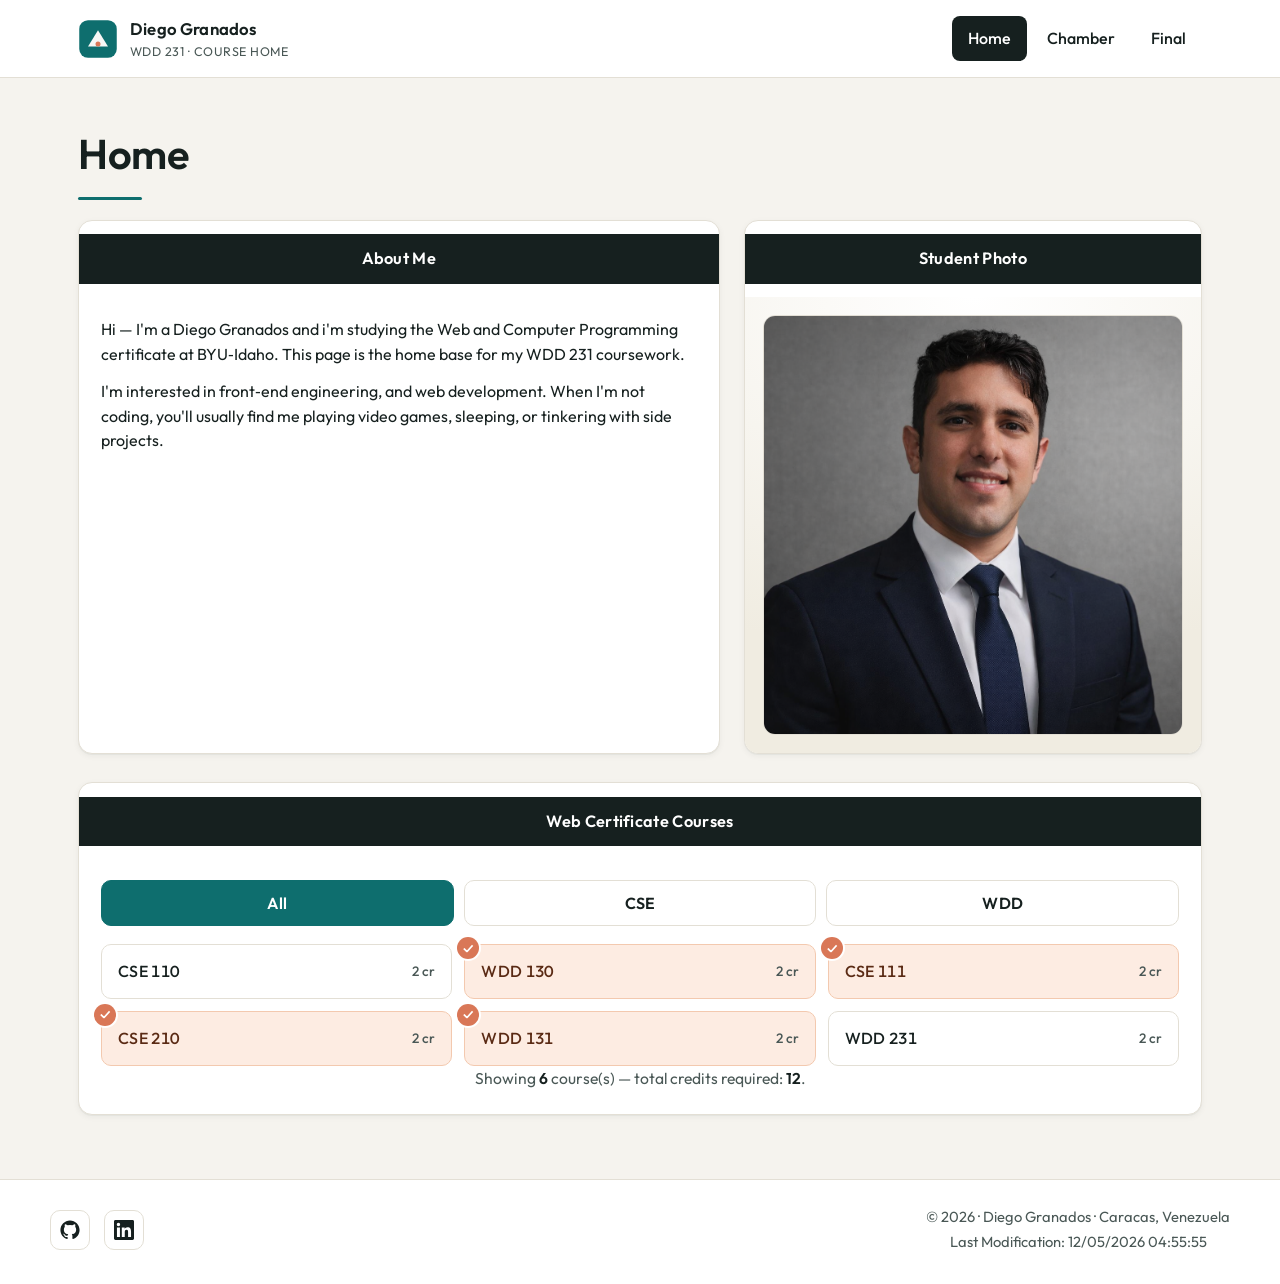
<file: index.html>
<!DOCTYPE html>
<html lang="en">
<head>
    <meta charset="UTF-8">
    <meta name="viewport" content="width=device-width, initial-scale=1.0">
    <title>Home | WDD 231 — Web Frontend Development I</title>
    <meta name="description" content="WDD 231 student home page: about me, course progress for the Web and Computer Programming certificate, and links to my Chamber and Final projects.">
    <meta name="author" content="Diego Granados">
    <meta name="theme-color" content="#0e6e6e">

    <link rel="icon" type="image/svg+xml" href="images/logo.svg">

    <link rel="preconnect" href="https://fonts.googleapis.com">
    <link rel="preconnect" href="https://fonts.gstatic.com" crossorigin>
    <link rel="stylesheet" href="https://fonts.googleapis.com/css2?family=Outfit:wght@300;400;500;600;700&display=swap">

    <link rel="stylesheet" href="styles/normalize.css">
    <link rel="stylesheet" href="styles/small.css">
    <link rel="stylesheet" href="styles/larger.css">
</head>
<body>
    <a class="skip-link" href="#main">Skip to main content</a>

    <header class="site-header">
        <div class="header-inner">
            <a class="brand" href="index.html" aria-label="Home">
                <img class="brand-logo" src="images/logo.svg" alt="" width="40" height="40">
                <span class="brand-name">
                    Diego Granados
                    <small>WDD 231 · Course Home</small>
                </span>
            </a>

            <button class="menu-toggle"
                    type="button"
                    aria-controls="primary-nav"
                    aria-expanded="false"
                    aria-label="Open navigation menu">
                <svg class="bars" width="22" height="22" viewBox="0 0 24 24" aria-hidden="true">
                    <path d="M3 6h18M3 12h18M3 18h18" fill="none" stroke="currentColor" stroke-width="2" stroke-linecap="round"/>
                </svg>
                <svg class="close" width="22" height="22" viewBox="0 0 24 24" aria-hidden="true">
                    <path d="M5 5l14 14M19 5L5 19" fill="none" stroke="currentColor" stroke-width="2" stroke-linecap="round"/>
                </svg>
            </button>

            <nav class="primary-nav" id="primary-nav" aria-label="Primary">
                <ul>
                    <li><a href="index.html" aria-current="page">Home</a></li>
                    <li><a href="chamber/index.html">Chamber</a></li>
                    <li><a href="final/index.html">Final</a></li>
                </ul>
            </nav>
        </div>
    </header>

    <main class="main" id="main">
        <h1 class="page-title">Home</h1>

        <div class="intro-grid">
            <section class="card about-card" aria-labelledby="about-heading">
                <h2 id="about-heading" class="card-head">About Me</h2>
                <div class="card-body">
                    <p>
                        Hi — I'm a Diego Granados and i'm studying the Web and Computer Programming certificate at
                        BYU‑Idaho. This page is the home base for my WDD 231 coursework.
                    </p>
                    <p>
                        I'm interested in front‑end engineering, and web development. When I'm not coding, you'll usually find
                        me playing video games, sleeping, or tinkering with side projects.
                    </p>
                </div>
            </section>

            <section class="card photo-card" aria-labelledby="photo-heading">
                <h2 id="photo-heading" class="card-head">Student Photo</h2>
                <div class="card-body">
                    <div class="photo-frame">
                        <img src="images/student-photo.png"
                             alt="Portrait placeholder for the student"
                             width="600" height="600"
                             loading="lazy" decoding="async">
                    </div>
                </div>
            </section>
        </div>

        <section class="card courses" aria-labelledby="courses-heading">
            <h2 id="courses-heading" class="card-head">Web Certificate Courses</h2>
            <div class="card-body">
                <div class="filter-bar" role="group" aria-label="Filter courses by subject">
                    <button class="filter-btn" type="button" data-filter="all" aria-pressed="true">All</button>
                    <button class="filter-btn" type="button" data-filter="cse" aria-pressed="false">CSE</button>
                    <button class="filter-btn" type="button" data-filter="wdd" aria-pressed="false">WDD</button>
                </div>

                <ul class="course-grid" id="course-list" aria-live="polite"></ul>

                <p class="credits-summary">
                    Showing <strong id="credits-count">0</strong> course(s) — total credits required:
                    <strong id="credits-total">0</strong>.
                </p>
            </div>
        </section>
    </main>

    <footer class="site-footer">
        <div class="footer-inner">
            <ul class="social" aria-label="Social media links">
                <li>
                    <a href="https://github.com/diegogranados-10" target="_blank" rel="noopener noreferrer" aria-label="GitHub profile">
                        <svg viewBox="0 0 24 24" aria-hidden="true"><path d="M12 .5C5.65.5.5 5.65.5 12c0 5.08 3.29 9.39 7.86 10.91.58.11.79-.25.79-.56 0-.28-.01-1.02-.02-2-3.2.69-3.87-1.54-3.87-1.54-.52-1.32-1.27-1.67-1.27-1.67-1.04-.71.08-.7.08-.7 1.15.08 1.76 1.18 1.76 1.18 1.02 1.75 2.69 1.25 3.34.95.1-.74.4-1.25.72-1.54-2.55-.29-5.24-1.28-5.24-5.69 0-1.26.45-2.29 1.18-3.1-.12-.29-.51-1.46.11-3.05 0 0 .97-.31 3.18 1.18a11 11 0 015.79 0c2.21-1.49 3.18-1.18 3.18-1.18.62 1.59.23 2.76.11 3.05.74.81 1.18 1.84 1.18 3.1 0 4.42-2.69 5.39-5.25 5.68.41.36.78 1.06.78 2.14 0 1.55-.01 2.79-.01 3.17 0 .31.21.68.8.56C20.21 21.39 23.5 17.08 23.5 12 23.5 5.65 18.35.5 12 .5z"/></svg>
                    </a>
                </li>
                <li>
                    <a href="https://www.linkedin.com/in/diego-granados-a3b480213/" target="_blank" rel="noopener noreferrer" aria-label="LinkedIn profile">
                        <svg viewBox="0 0 24 24" aria-hidden="true"><path d="M20.45 20.45h-3.55v-5.57c0-1.33-.03-3.04-1.85-3.04-1.85 0-2.13 1.45-2.13 2.94v5.67H9.36V9h3.41v1.56h.05c.47-.9 1.63-1.85 3.36-1.85 3.6 0 4.27 2.37 4.27 5.45v6.29zM5.34 7.43a2.06 2.06 0 11.01-4.13 2.06 2.06 0 01-.01 4.13zm1.78 13.02H3.56V9h3.56v11.45zM22.22 0H1.77C.79 0 0 .77 0 1.72v20.56C0 23.23.79 24 1.77 24h20.45C23.2 24 24 23.23 24 22.28V1.72C24 .77 23.2 0 22.22 0z"/></svg>
                    </a>
                </li>
            </ul>

            <div class="footer-meta">
                <p>&copy; <span id="copyright-year"></span> · Diego Granados · Caracas, Venezuela</p>
                <p id="lastModified">Last Modification:</p>
            </div>
        </div>
    </footer>

    <script type="module" src="scripts/main.js"></script>
</body>
</html>
</file>
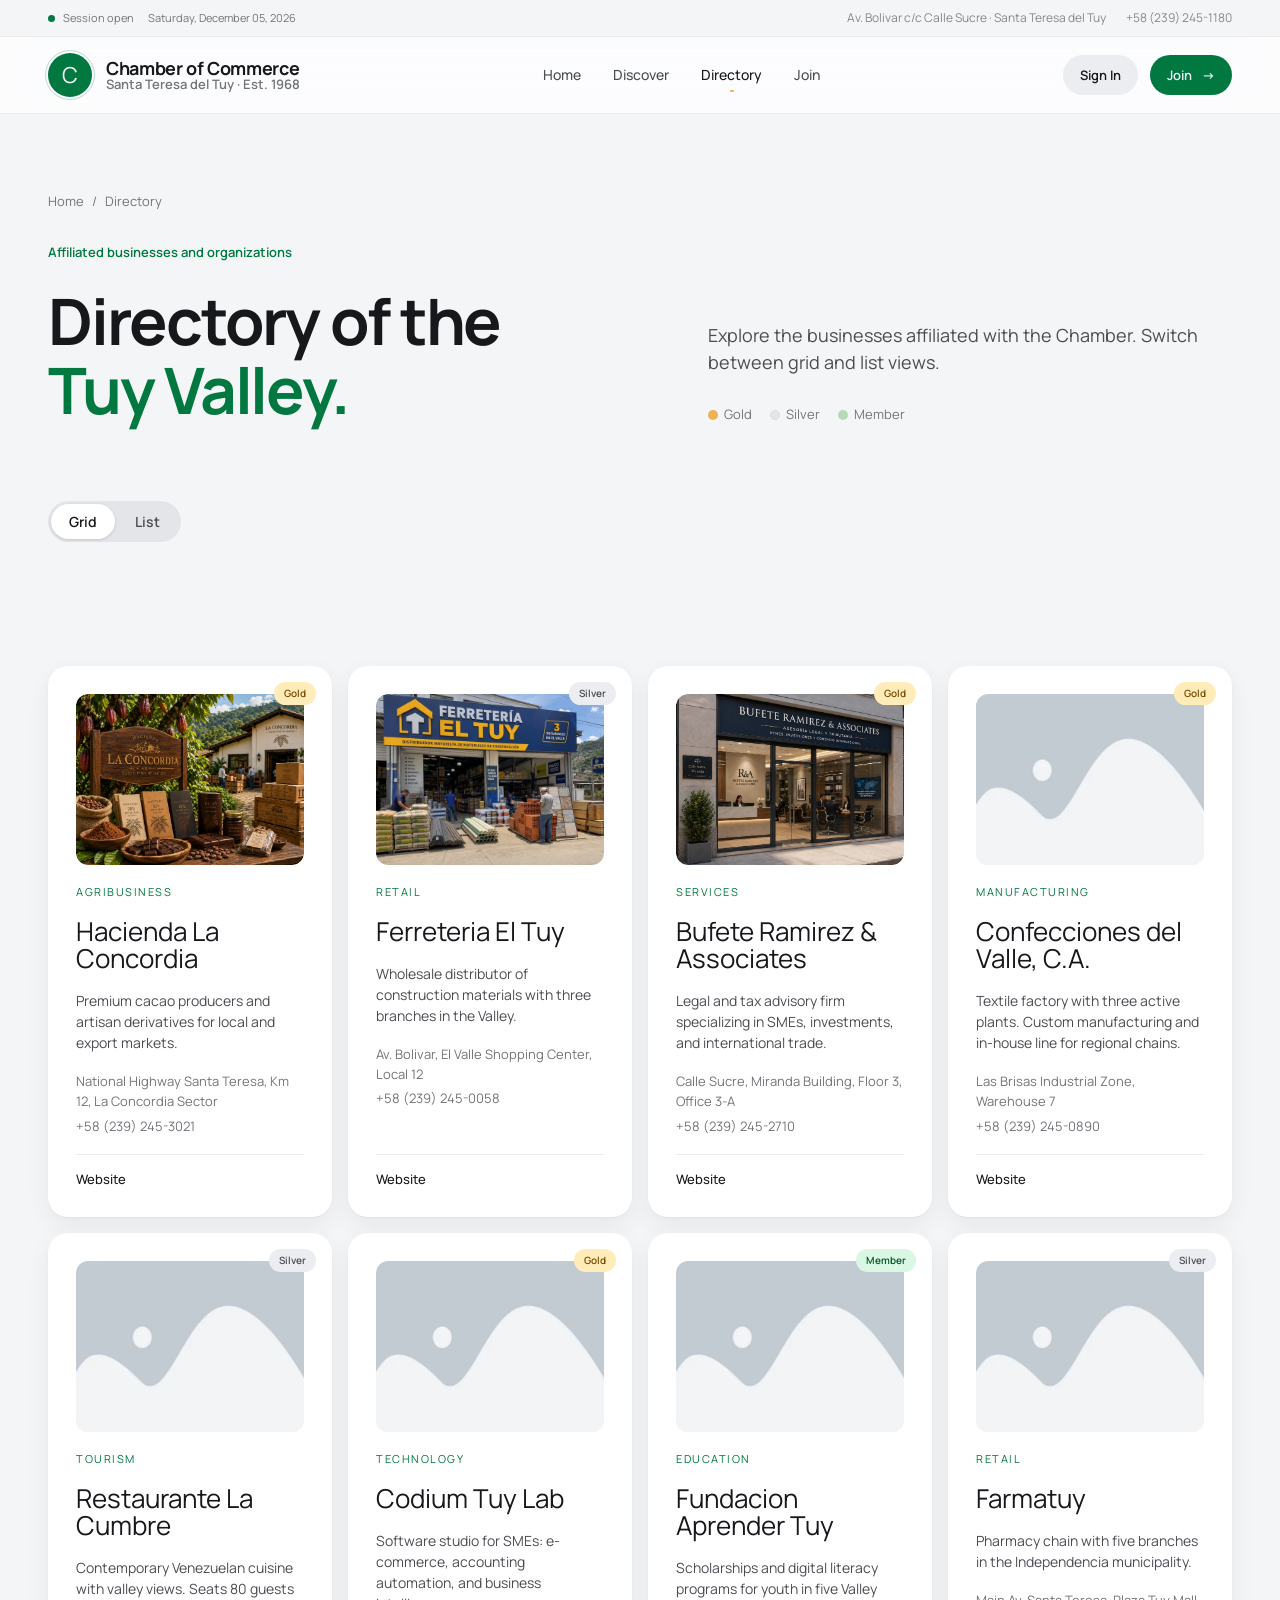
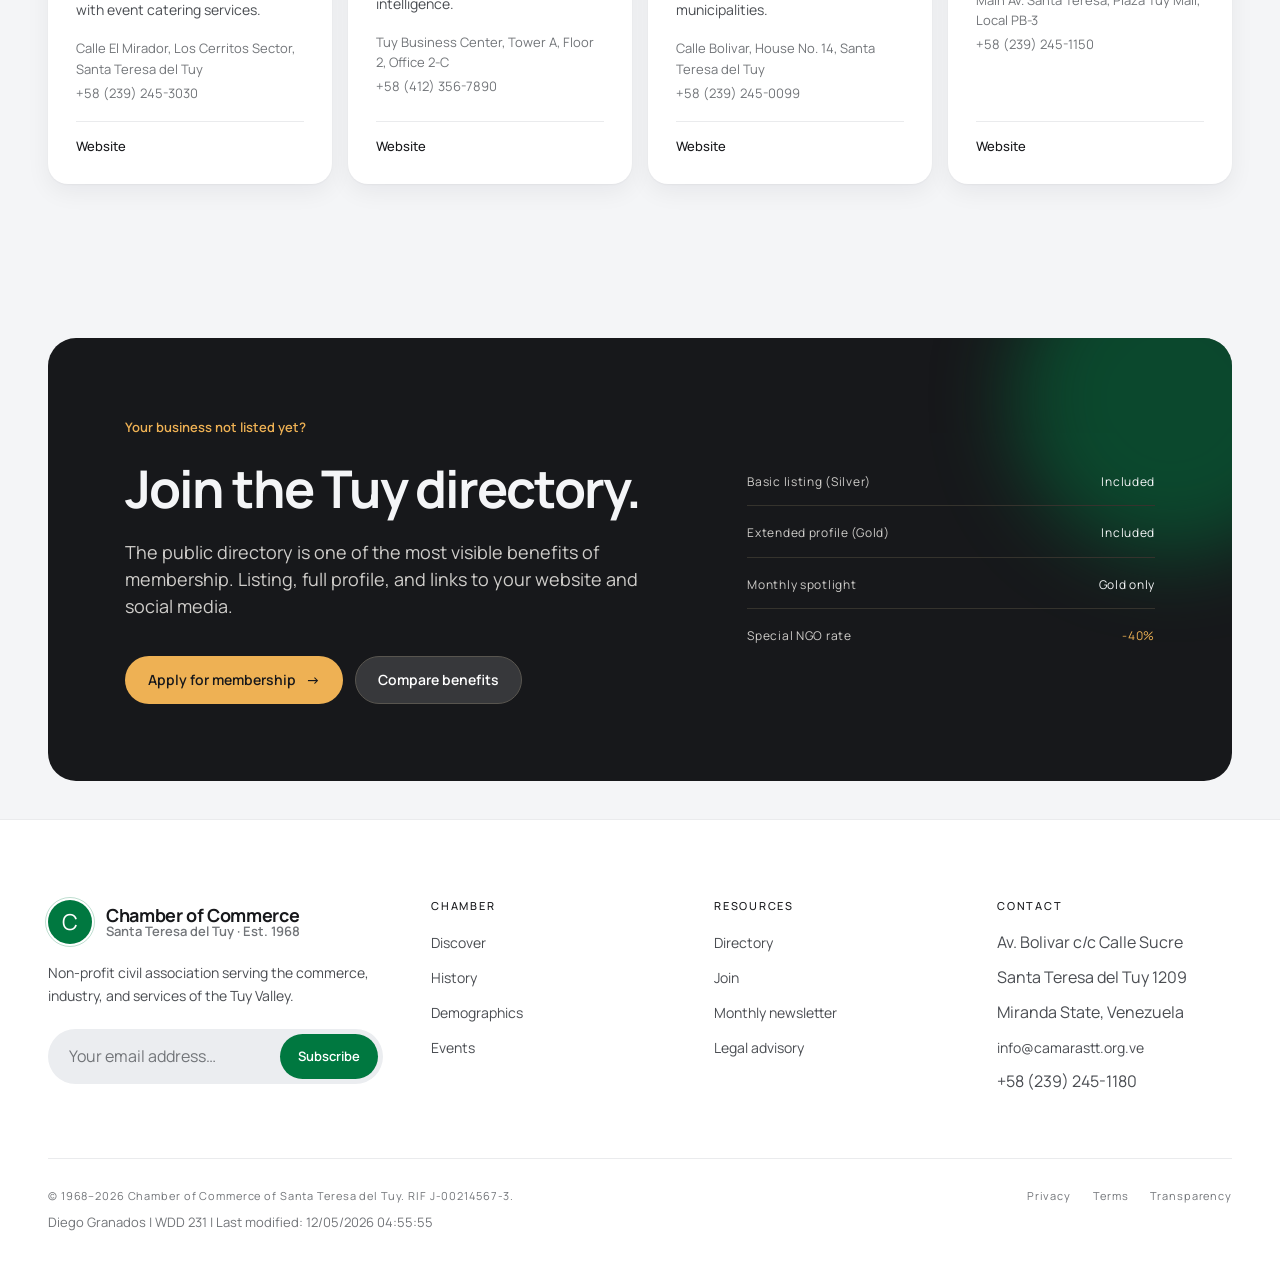
<file: chamber/directory.html>
<!DOCTYPE html>
<html lang="en">
<head>
  <meta charset="UTF-8" />
  <meta name="viewport" content="width=device-width, initial-scale=1.0" />
  <title>Directory — Chamber of Commerce of Santa Teresa del Tuy</title>
  <meta name="description" content="Public directory of businesses and organizations affiliated with the Chamber of Commerce of Santa Teresa del Tuy." />
  <meta name="author" content="Diego Granados" />

  <!-- Open Graph / Facebook -->
  <meta property="og:title" content="Directory — Chamber of Commerce of Santa Teresa del Tuy" />
  <meta property="og:description" content="Public directory of businesses and organizations affiliated with the Chamber of Commerce of Santa Teresa del Tuy." />
  <meta property="og:image" content="https://diegogranados-10.github.io/wdd231/chamber/images/social-directory.webp" />
  <meta property="og:url" content="https://diegogranados-10.github.io/wdd231/chamber/directory.html" />

  <link rel="icon" type="image/svg+xml" href="favicon.svg" />
  <link rel="preconnect" href="https://fonts.googleapis.com">
  <link rel="preconnect" href="https://fonts.gstatic.com" crossorigin>
  <link href="https://fonts.googleapis.com/css2?family=Instrument+Serif:ital@0;1&family=Manrope:wght@300;400;500;600;700;800&family=JetBrains+Mono:wght@400;500&display=swap" rel="stylesheet">
  <link rel="stylesheet" href="styles/normalize.css" />
  <link rel="stylesheet" href="styles/small.css" />
  <link rel="stylesheet" href="styles/larger.css" />
  <script src="scripts/script.js" defer></script>
  <script type="module" src="scripts/directory.js"></script>
</head>
<body>
  <a class="skip-link" href="#main">Skip to content</a>

  <!-- Utility bar -->
  <div class="utility">
    <div class="wrapper">
      <div class="util-left">
        <span><span class="live-dot" aria-hidden="true"></span>Session open</span>
        <span data-live-date>—</span>
      </div>
      <div class="util-right">
        <span>Av. Bolivar c/c Calle Sucre · Santa Teresa del Tuy</span>
        <span>+58 (239) 245-1180</span>
      </div>
    </div>
  </div>

  <!-- Header / Nav -->
  <header class="site-header">
    <div class="wrapper">
      <nav class="nav" aria-label="Main navigation">
        <a class="brand" href="index.html" aria-label="Home">
          <span class="brand-mark" aria-hidden="true">C</span>
          <span class="brand-name">
            <span class="l1">Chamber of Commerce</span>
            <span class="l2">Santa Teresa del Tuy · Est. 1968</span>
          </span>
        </a>
        <ul class="nav-links" id="primary-nav">
          <li><a href="index.html">Home</a></li>
          <li><a href="discover.html">Discover</a></li>
          <li><a href="directory.html" class="active" aria-current="page">Directory</a></li>
          <li><a href="join.html">Join</a></li>
        </ul>
        <div class="nav-cta">
          <a class="cta-button cta-button-ghost cta-button-sm" href="join.html">Sign In</a>
          <a class="cta-button cta-button-primary cta-button-sm" href="join.html#apply">Join <span class="arrow" aria-hidden="true">→</span></a>
          <button class="nav-toggle" aria-controls="primary-nav" aria-expanded="false" aria-label="Open menu"><span class="bars"></span></button>
        </div>
      </nav>
    </div>
  </header>

  <main id="main">

  <!-- Page hero -->
  <section class="page-hero">
    <div class="wrapper">
      <div class="crumb">
        <a href="index.html">Home</a> <span>/</span> <span>Directory</span>
      </div>
      <div class="page-hero-grid">
        <div>
          <span class="eyebrow">Affiliated businesses and organizations</span>
          <h1 class="section-title-mt">Directory of the<br /><em class="italic-green">Tuy Valley.</em></h1>
        </div>
        <div>
          <p class="lede">Explore the businesses affiliated with the Chamber. Switch between grid and list views.</p>
          <div class="hero-legend">
            <span><span class="hero-legend-dot gold"></span>Gold</span>
            <span><span class="hero-legend-dot silver"></span>Silver</span>
            <span><span class="hero-legend-dot np"></span>Member</span>
          </div>
        </div>
      </div>
    </div>
  </section>

  <!-- Toolbar -->
  <section class="section tight" id="toolbar-section">
    <div class="wrapper">
      <div class="directory-toolbar">
        <div class="view-toggle">
          <button id="toggle-grid" type="button" class="active" aria-pressed="true">Grid</button>
          <button id="toggle-list" type="button" aria-pressed="false">List</button>
        </div>
      </div>
    </div>
  </section>

  <!-- Directory grid (populated by JS from members.json) -->
  <section class="section">
    <div class="wrapper">
      <div id="directory-cards" class="dir-grid full" aria-live="polite">
        <p class="text-soft">Loading directory…</p>
      </div>
    </div>
  </section>

  <!-- CTA -->
  <section class="section tight">
    <div class="wrapper">
      <div class="cta-band">
        <div>
          <span class="eyebrow">Your business not listed yet?</span>
          <h2 class="section-title-mt">Join the Tuy directory.</h2>
          <p class="lede section-lede-mt">The public directory is one of the most visible benefits of membership. Listing, full profile, and links to your website and social media.</p>
          <div class="actions section-actions-mt">
            <a class="cta-button cta-button-amber" href="join.html#apply">Apply for membership <span class="arrow" aria-hidden="true">→</span></a>
            <a class="cta-button cta-button-ghost" href="join.html#benefits">Compare benefits</a>
          </div>
        </div>
        <div>
          <ul class="cta-list">
            <li><span>Basic listing (Silver)</span><span class="val">Included</span></li>
            <li><span>Extended profile (Gold)</span><span class="val">Included</span></li>
            <li><span>Monthly spotlight</span><span class="val">Gold only</span></li>
            <li><span>Special NGO rate</span><span class="val-amber">-40%</span></li>
          </ul>
        </div>
      </div>
    </div>
  </section>

  </main>

  <!-- Footer -->
  <footer class="site-footer">
    <div class="wrapper">
      <div class="footer-grid">
        <div class="footer-brand">
          <div class="brand">
            <span class="brand-mark" aria-hidden="true">C</span>
            <span class="brand-name">
              <span class="l1">Chamber of Commerce</span>
              <span class="l2">Santa Teresa del Tuy · Est. 1968</span>
            </span>
          </div>
          <p>Non-profit civil association serving the commerce, industry, and services of the Tuy Valley.</p>
          <form class="newsletter" data-newsletter>
            <input type="email" name="email" autocomplete="email" spellcheck="false" aria-label="Email address" placeholder="Your email address…" required />
            <button type="submit">Subscribe</button>
            <span class="sr-only" role="status" aria-live="polite" data-newsletter-status></span>
          </form>
        </div>
        <div>
          <h3>Chamber</h3>
          <ul>
            <li><a href="discover.html">Discover</a></li>
            <li><a href="discover.html#history">History</a></li>
            <li><a href="discover.html#demographics">Demographics</a></li>
            <li><a href="discover.html#events">Events</a></li>
          </ul>
        </div>
        <div>
          <h3>Resources</h3>
          <ul>
            <li><a href="directory.html">Directory</a></li>
            <li><a href="join.html">Join</a></li>
            <li><a href="#">Monthly newsletter</a></li>
            <li><a href="#">Legal advisory</a></li>
          </ul>
        </div>
        <div>
          <h3>Contact</h3>
          <ul>
            <li>Av. Bolivar c/c Calle Sucre</li>
            <li>Santa Teresa del Tuy 1209</li>
            <li>Miranda State, Venezuela</li>
            <li><a href="mailto:info@camarastt.org.ve">info@camarastt.org.ve</a></li>
            <li>+58 (239) 245-1180</li>
          </ul>
        </div>
      </div>
      <div class="footer-bottom">
        <span>&copy; 1968–<span id="copyright-year"></span> Chamber of Commerce of Santa Teresa del Tuy. RIF J-00214567-3.</span>
        <div class="legal">
          <a href="#">Privacy</a>
          <a href="#">Terms</a>
          <a href="#">Transparency</a>
        </div>
      </div>
      <div class="footer-dev">
        Diego Granados | WDD 231 | Last modified: <span id="last-modified"></span>
      </div>
    </div>
  </footer>

</body>
</html>
</file>
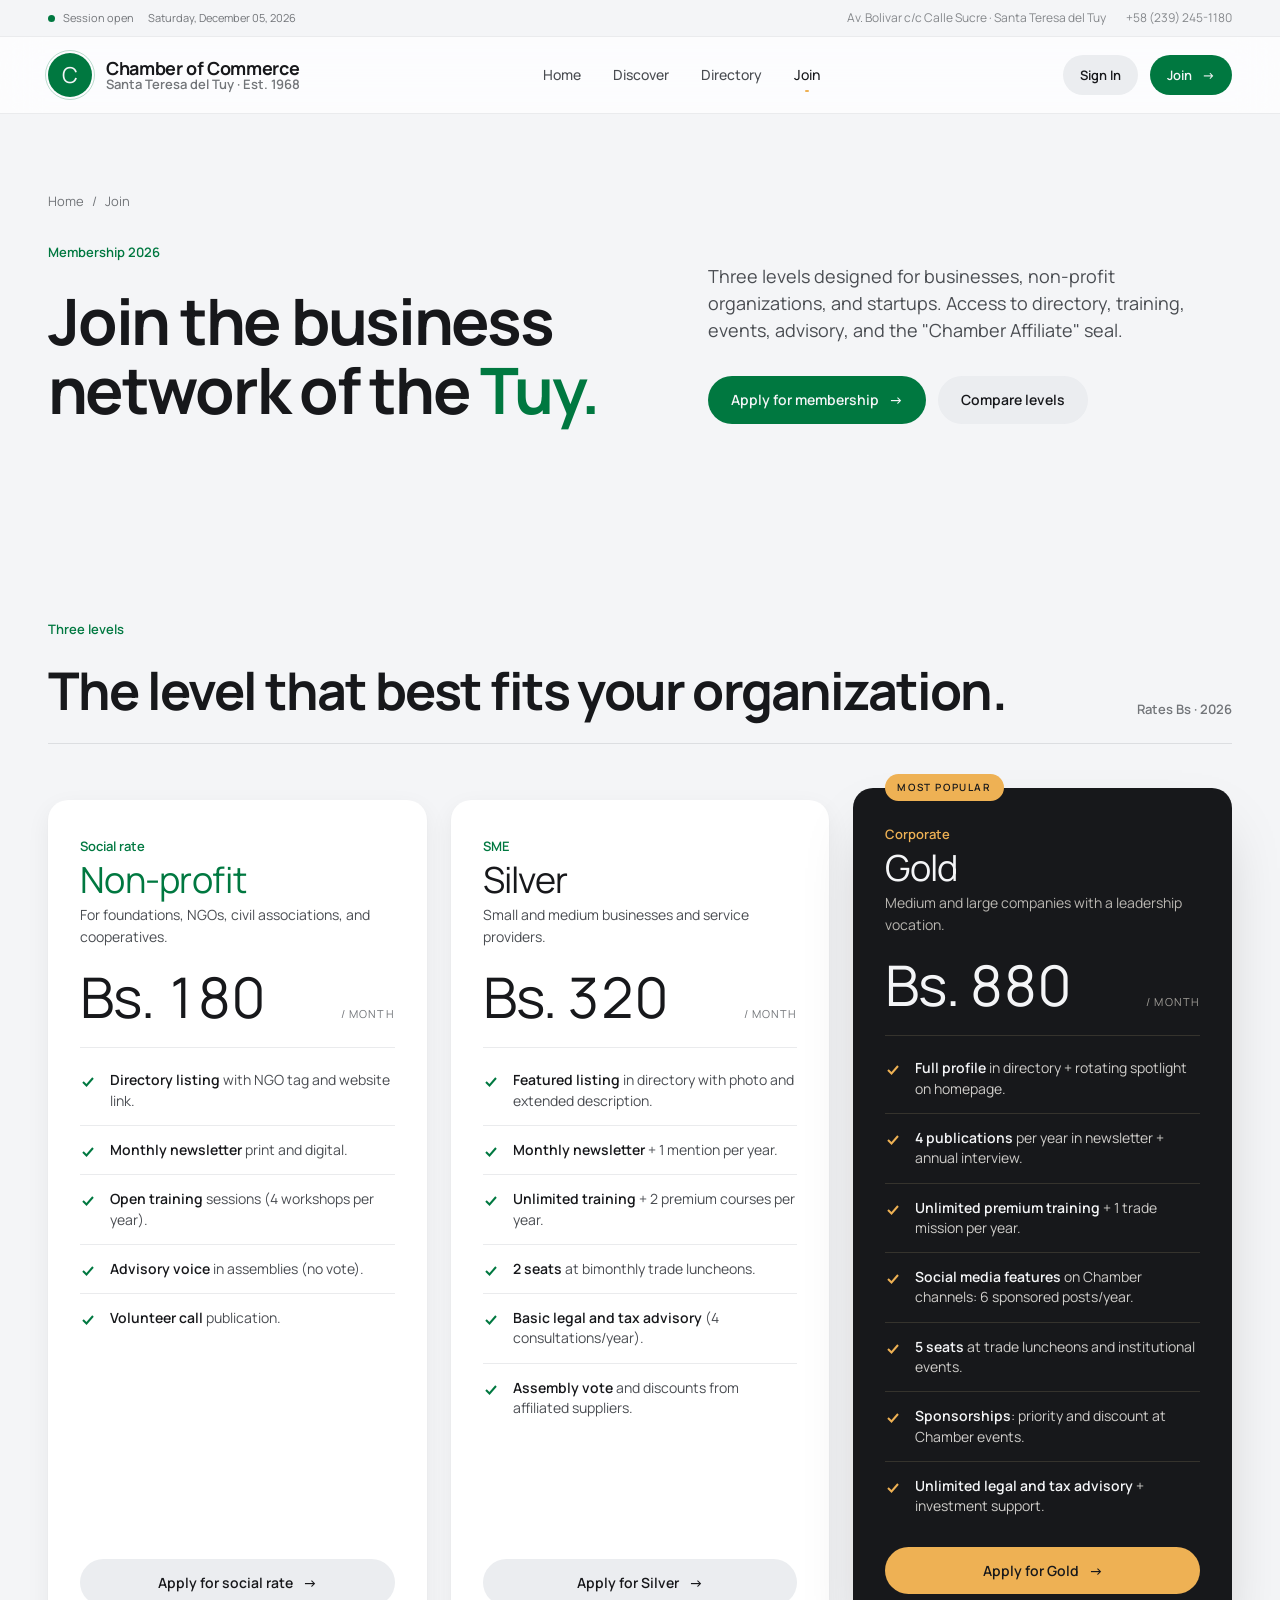
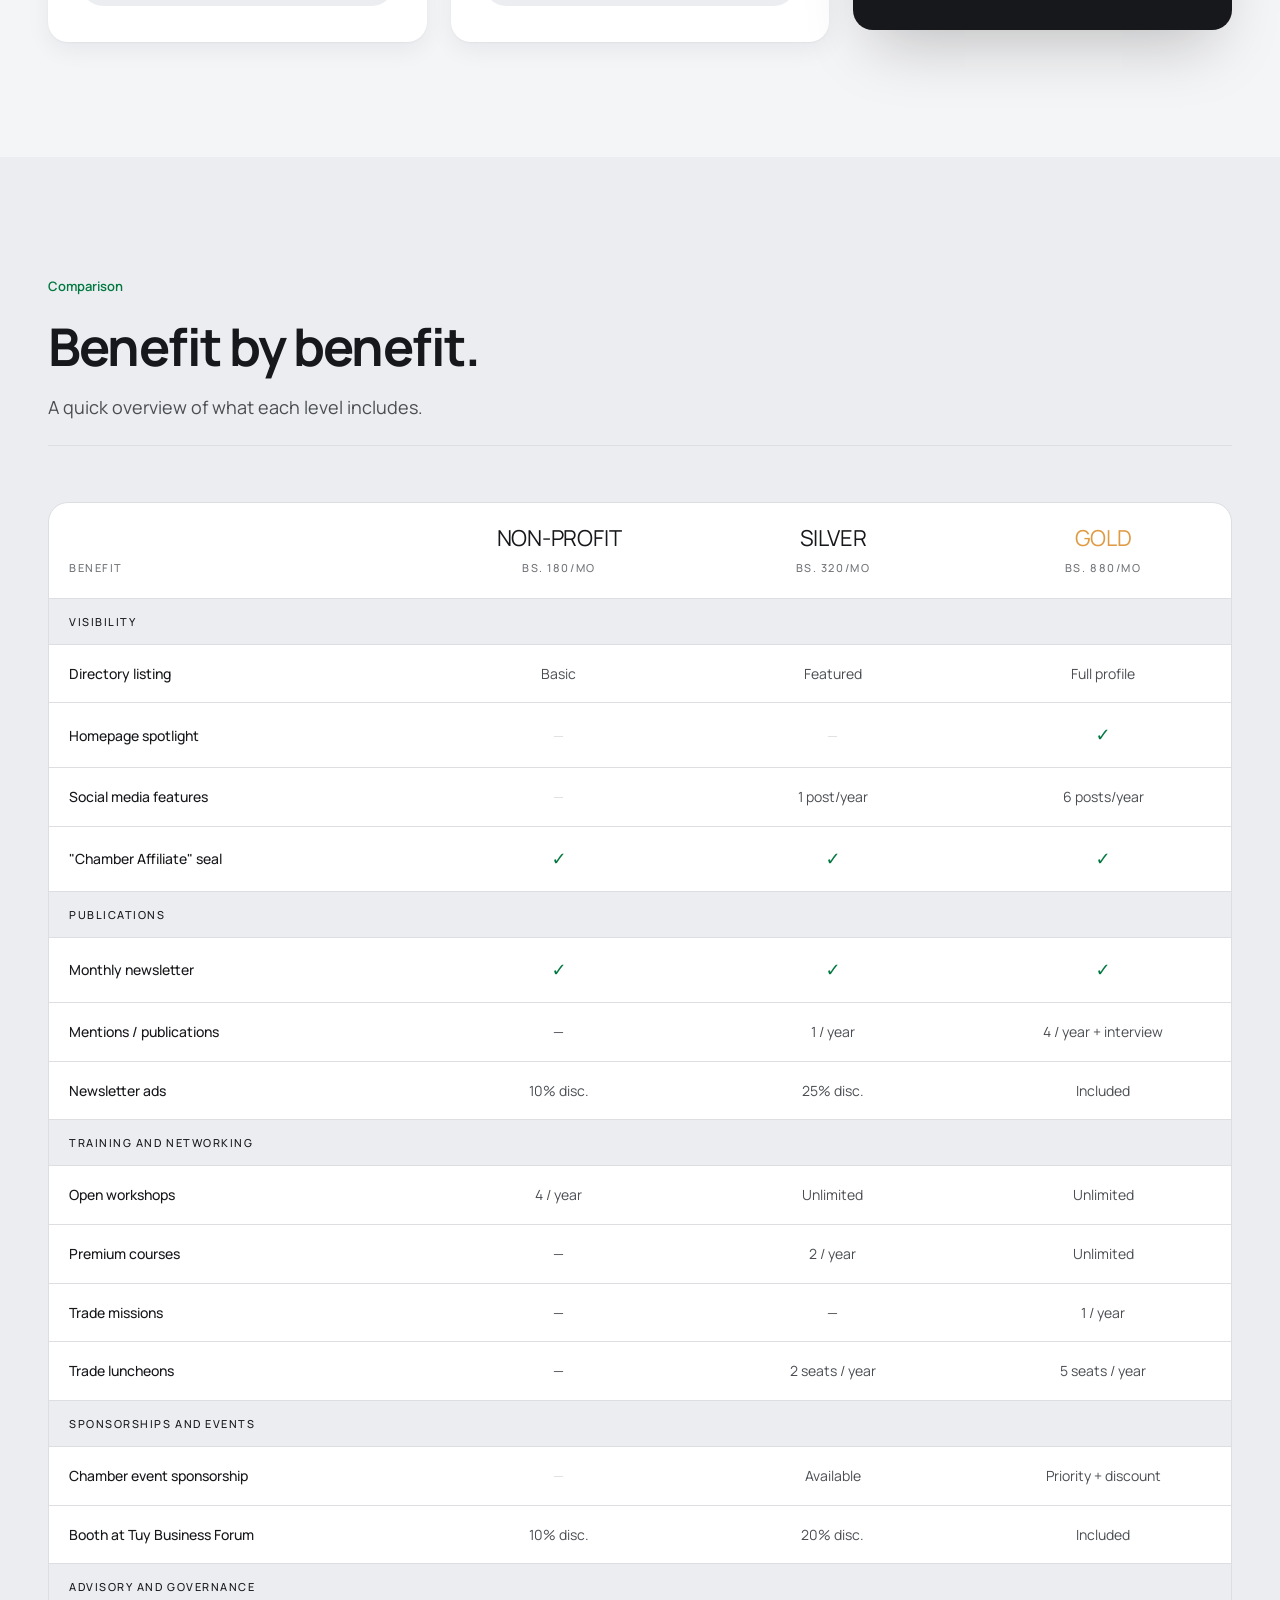
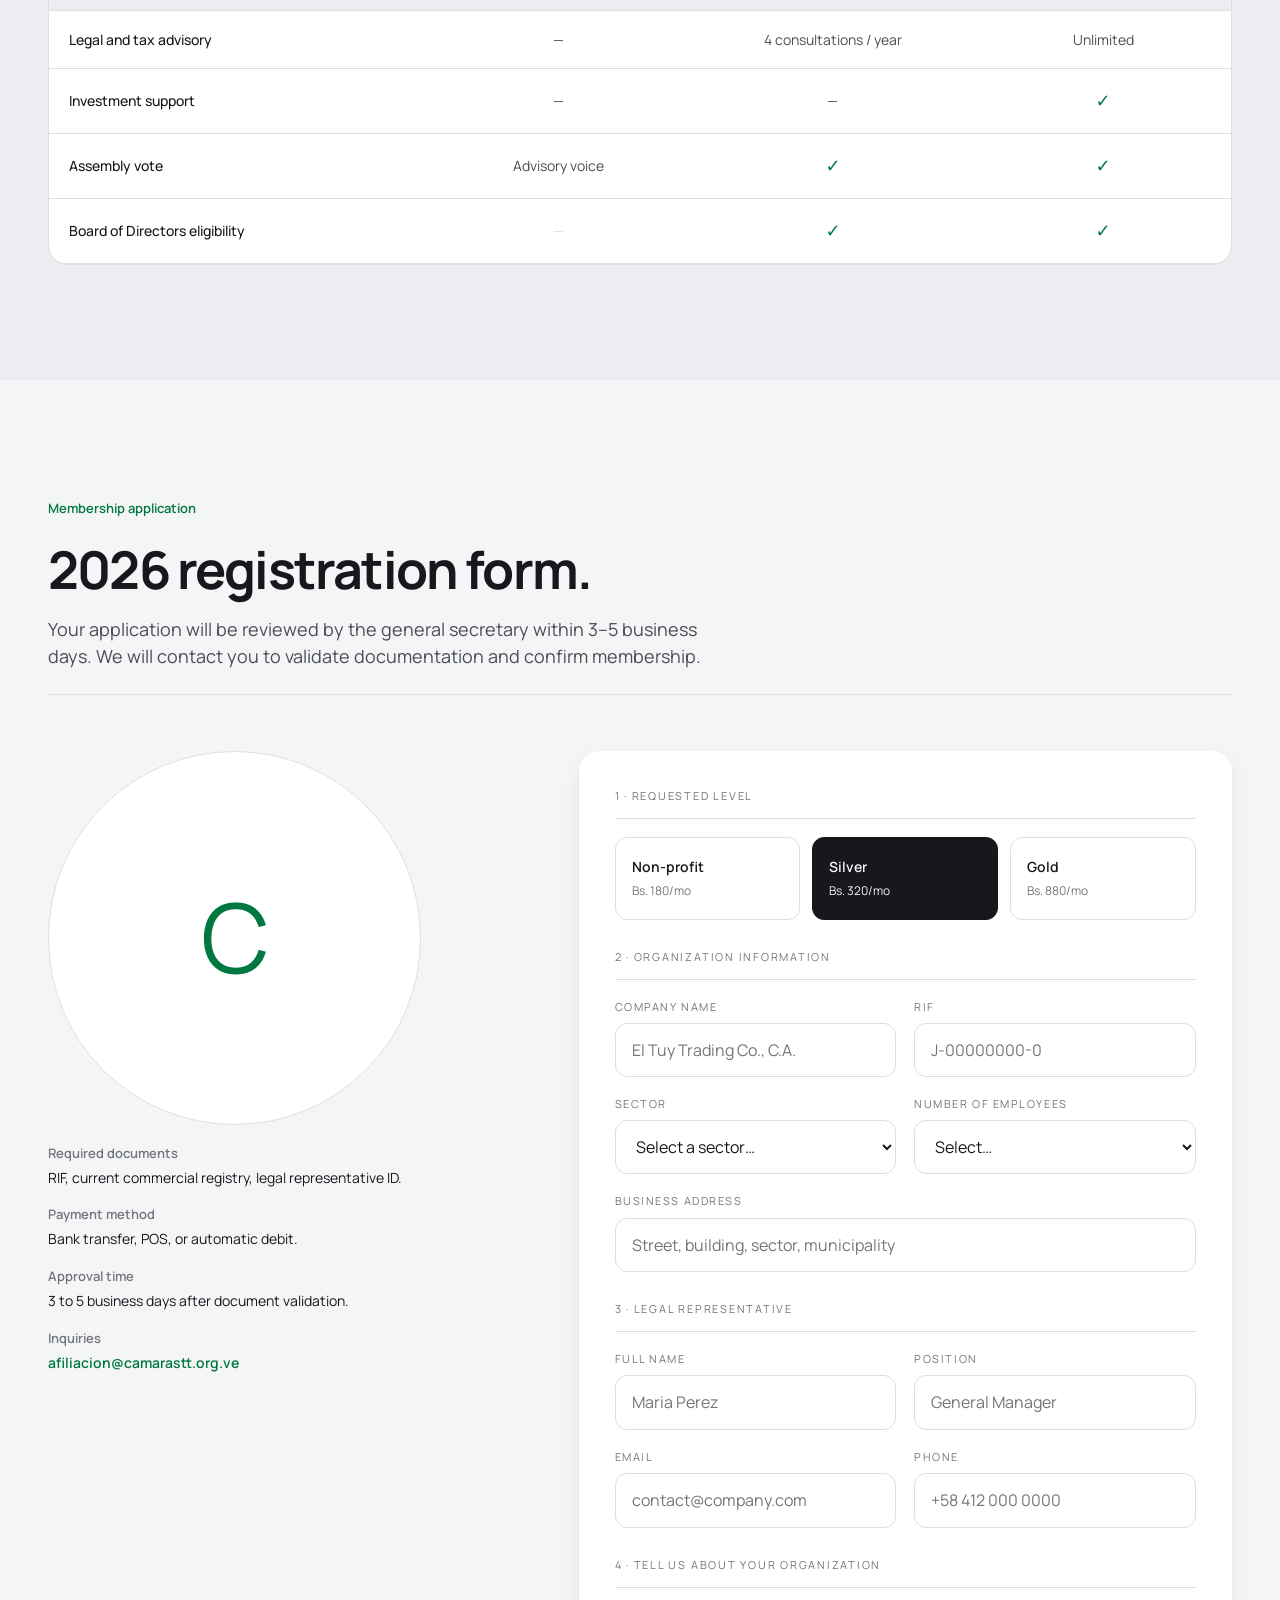
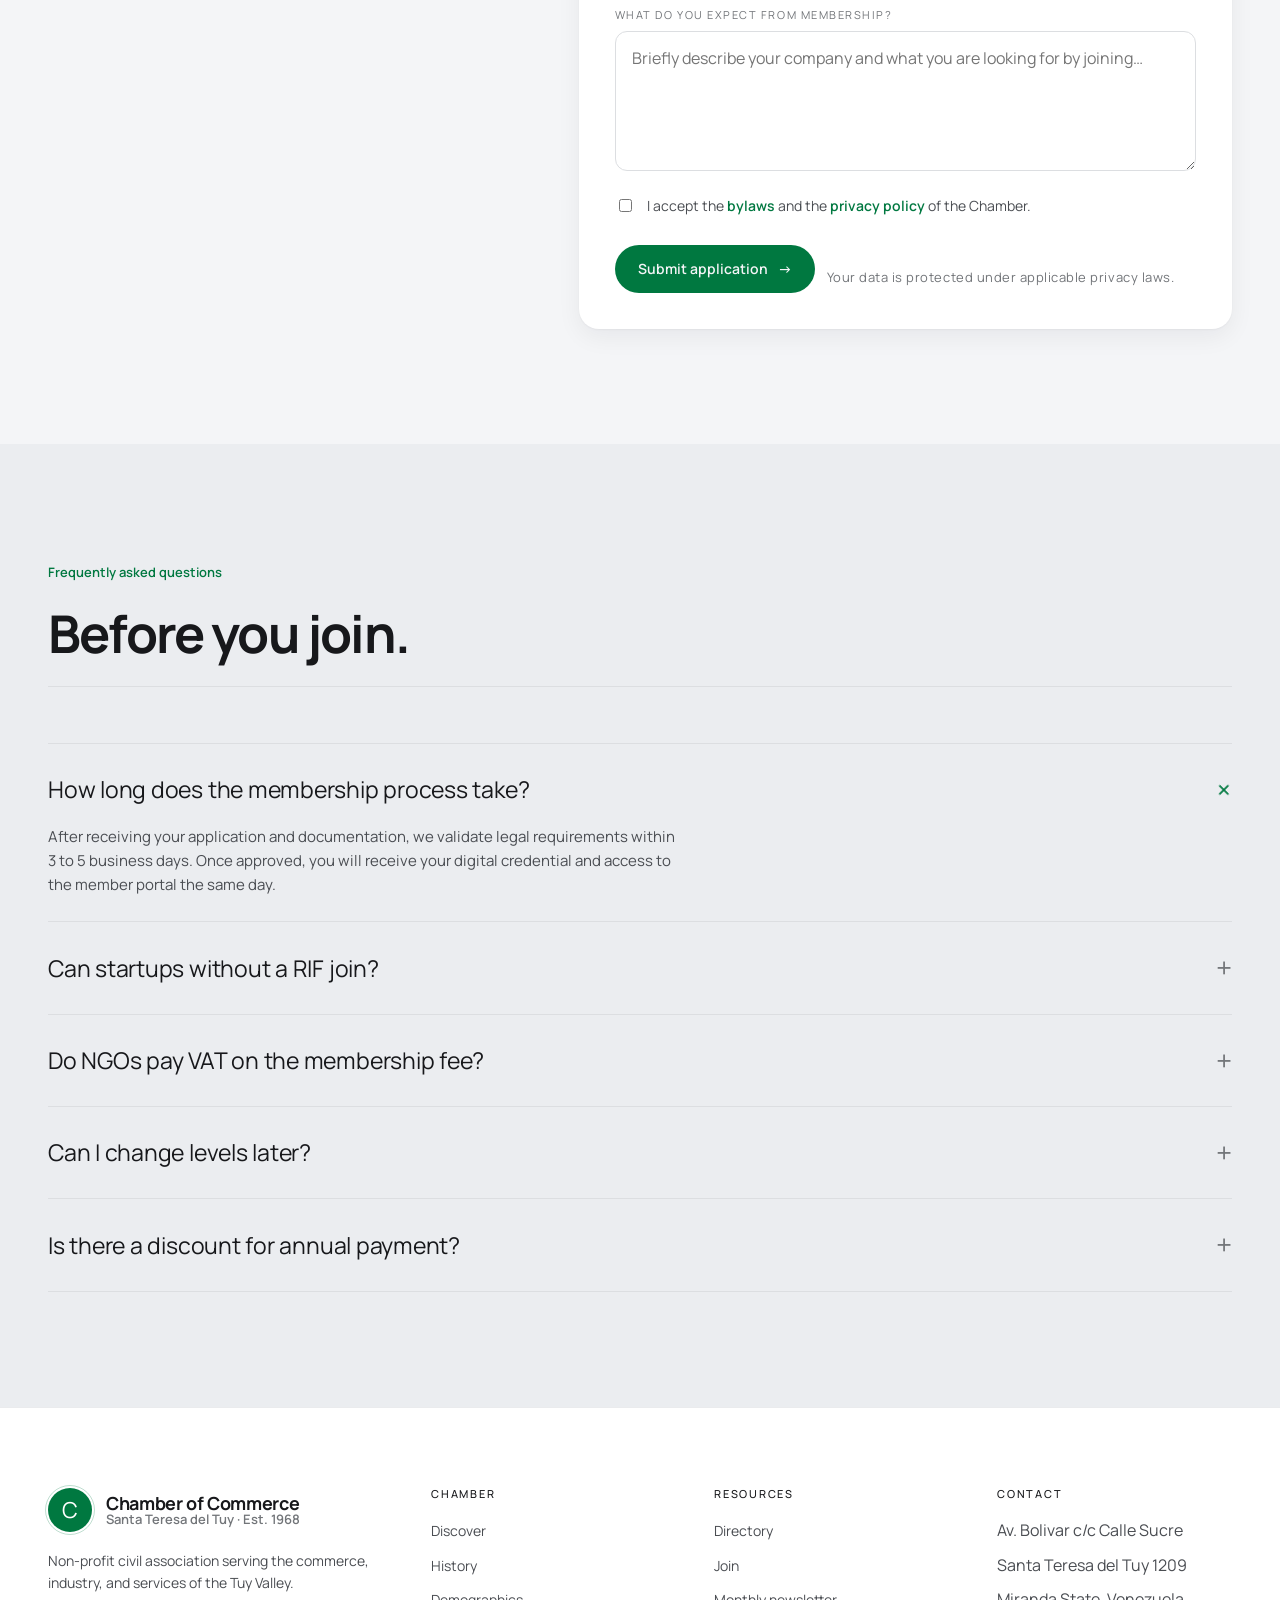
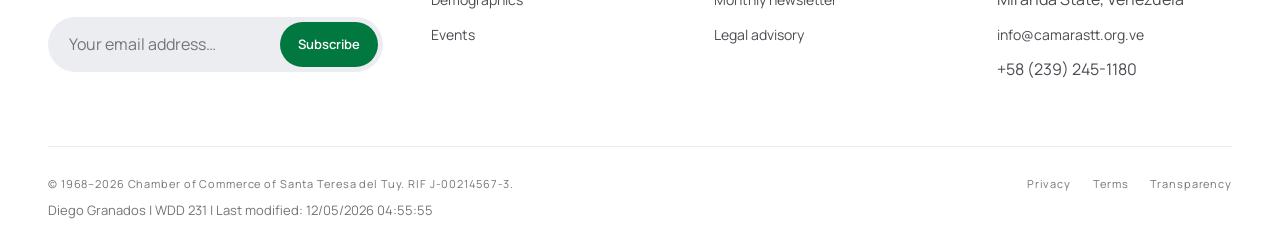
<file: chamber/join.html>
<!DOCTYPE html>
<html lang="en">
<head>
  <meta charset="UTF-8" />
  <meta name="viewport" content="width=device-width, initial-scale=1.0" />
  <title>Join — Chamber of Commerce of Santa Teresa del Tuy</title>
  <meta name="description" content="Membership levels, benefits, and application form for the Chamber of Commerce of Santa Teresa del Tuy." />
  <meta name="author" content="Diego Granados" />
  <meta property="og:title" content="Join — Chamber of Commerce of Santa Teresa del Tuy" />
  <meta property="og:description" content="Membership levels, benefits, and application form for the Chamber of Commerce of Santa Teresa del Tuy." />
  <meta property="og:image" content="https://diegogranados-10.github.io/wdd231/chamber/images/social-join.webp" />
  <meta property="og:url" content="https://diegogranados-10.github.io/wdd231/chamber/join.html" />
  <link rel="icon" type="image/svg+xml" href="favicon.svg" />
  <link rel="preconnect" href="https://fonts.googleapis.com">
  <link rel="preconnect" href="https://fonts.gstatic.com" crossorigin>
  <link href="https://fonts.googleapis.com/css2?family=Instrument+Serif:ital@0;1&family=Manrope:wght@300;400;500;600;700;800&family=JetBrains+Mono:wght@400;500&display=swap" rel="stylesheet">
  <link rel="stylesheet" href="styles/normalize.css" />
  <link rel="stylesheet" href="styles/small.css" />
  <link rel="stylesheet" href="styles/larger.css" />
  <script src="scripts/script.js" defer></script>
</head>
<body>
  <a class="skip-link" href="#main">Skip to content</a>

  <!-- Utility bar -->
  <div class="utility">
    <div class="wrapper">
      <div class="util-left">
        <span><span class="live-dot" aria-hidden="true"></span>Session open</span>
        <span data-live-date>—</span>
      </div>
      <div class="util-right">
        <span>Av. Bolivar c/c Calle Sucre · Santa Teresa del Tuy</span>
        <span>+58 (239) 245-1180</span>
      </div>
    </div>
  </div>

  <!-- Header / Nav -->
  <header class="site-header">
    <div class="wrapper">
      <nav class="nav" aria-label="Main navigation">
        <a class="brand" href="index.html" aria-label="Home">
          <span class="brand-mark" aria-hidden="true">C</span>
          <span class="brand-name">
            <span class="l1">Chamber of Commerce</span>
            <span class="l2">Santa Teresa del Tuy · Est. 1968</span>
          </span>
        </a>
        <ul class="nav-links" id="primary-nav">
          <li><a href="index.html">Home</a></li>
          <li><a href="discover.html">Discover</a></li>
          <li><a href="directory.html">Directory</a></li>
          <li><a href="join.html" class="active" aria-current="page">Join</a></li>
        </ul>
        <div class="nav-cta">
          <a class="cta-button cta-button-ghost cta-button-sm" href="join.html">Sign In</a>
          <a class="cta-button cta-button-primary cta-button-sm" href="#apply">Join <span class="arrow" aria-hidden="true">→</span></a>
          <button class="nav-toggle" aria-controls="primary-nav" aria-expanded="false" aria-label="Open menu"><span class="bars"></span></button>
        </div>
      </nav>
    </div>
  </header>

  <main id="main">

  <!-- Page hero -->
  <section class="page-hero" id="benefits">
    <div class="wrapper">
      <div class="crumb">
        <a href="index.html">Home</a> <span>/</span> <span>Join</span>
      </div>
      <div class="page-hero-grid">
        <div>
          <span class="eyebrow">Membership 2026</span>
          <h1 class="section-title-mt">
            Join the business network of the <em class="italic-green">Tuy.</em>
          </h1>
        </div>
        <div>
          <p class="lede">Three levels designed for businesses, non-profit organizations, and startups. Access to directory, training, events, advisory, and the "Chamber Affiliate" seal.</p>
          <div class="hero-actions">
            <a class="cta-button cta-button-primary" href="#apply">Apply for membership <span class="arrow" aria-hidden="true">→</span></a>
            <a class="cta-button cta-button-ghost" href="#comparison">Compare levels</a>
          </div>
        </div>
      </div>
    </div>
  </section>

  <!-- Tiers -->
  <section class="section">
    <div class="wrapper">
      <div class="sec-head">
        <div>
          <span class="eyebrow">Three levels</span>
          <h2 class="section-title-mt">The level that best fits your organization.</h2>
        </div>
        <div class="right">
          <span class="label">Rates Bs · 2026</span>
        </div>
      </div>

      <div class="tiers">
        <!-- Non-profit tier -->
        <article class="tier np">
          <div class="tier-head">
            <span class="eyebrow no-rule eyebrow-green">Social rate</span>
            <h3 class="tier-name">Non-profit</h3>
            <span class="tier-tagline">For foundations, NGOs, civil associations, and cooperatives.</span>
          </div>
          <div class="price">
            <span class="price-num">Bs. 180</span>
            <span class="price-period">/ month</span>
          </div>
          <ul class="perks">
            <li>
              <svg width="16" height="16" viewBox="0 0 16 16" fill="none" aria-hidden="true" stroke="currentColor" stroke-width="2"><path d="M3 8l3.5 3.5L13 4"/></svg>
              <span><strong>Directory listing</strong> with NGO tag and website link.</span>
            </li>
            <li>
              <svg width="16" height="16" viewBox="0 0 16 16" fill="none" aria-hidden="true" stroke="currentColor" stroke-width="2"><path d="M3 8l3.5 3.5L13 4"/></svg>
              <span><strong>Monthly newsletter</strong> print and digital.</span>
            </li>
            <li>
              <svg width="16" height="16" viewBox="0 0 16 16" fill="none" aria-hidden="true" stroke="currentColor" stroke-width="2"><path d="M3 8l3.5 3.5L13 4"/></svg>
              <span><strong>Open training</strong> sessions (4 workshops per year).</span>
            </li>
            <li>
              <svg width="16" height="16" viewBox="0 0 16 16" fill="none" aria-hidden="true" stroke="currentColor" stroke-width="2"><path d="M3 8l3.5 3.5L13 4"/></svg>
              <span><strong>Advisory voice</strong> in assemblies (no vote).</span>
            </li>
            <li>
              <svg width="16" height="16" viewBox="0 0 16 16" fill="none" aria-hidden="true" stroke="currentColor" stroke-width="2"><path d="M3 8l3.5 3.5L13 4"/></svg>
              <span><strong>Volunteer call</strong> publication.</span>
            </li>
          </ul>
          <a class="cta-button cta-button-ghost" href="#apply">Apply for social rate <span class="arrow" aria-hidden="true">→</span></a>
        </article>

        <!-- Silver tier -->
        <article class="tier">
          <div class="tier-head">
            <span class="eyebrow no-rule">SME</span>
            <h3 class="tier-name">Silver</h3>
            <span class="tier-tagline">Small and medium businesses and service providers.</span>
          </div>
          <div class="price">
            <span class="price-num">Bs. 320</span>
            <span class="price-period">/ month</span>
          </div>
          <ul class="perks">
            <li>
              <svg width="16" height="16" viewBox="0 0 16 16" fill="none" aria-hidden="true" stroke="currentColor" stroke-width="2"><path d="M3 8l3.5 3.5L13 4"/></svg>
              <span><strong>Featured listing</strong> in directory with photo and extended description.</span>
            </li>
            <li>
              <svg width="16" height="16" viewBox="0 0 16 16" fill="none" aria-hidden="true" stroke="currentColor" stroke-width="2"><path d="M3 8l3.5 3.5L13 4"/></svg>
              <span><strong>Monthly newsletter</strong> + 1 mention per year.</span>
            </li>
            <li>
              <svg width="16" height="16" viewBox="0 0 16 16" fill="none" aria-hidden="true" stroke="currentColor" stroke-width="2"><path d="M3 8l3.5 3.5L13 4"/></svg>
              <span><strong>Unlimited training</strong> + 2 premium courses per year.</span>
            </li>
            <li>
              <svg width="16" height="16" viewBox="0 0 16 16" fill="none" aria-hidden="true" stroke="currentColor" stroke-width="2"><path d="M3 8l3.5 3.5L13 4"/></svg>
              <span><strong>2 seats</strong> at bimonthly trade luncheons.</span>
            </li>
            <li>
              <svg width="16" height="16" viewBox="0 0 16 16" fill="none" aria-hidden="true" stroke="currentColor" stroke-width="2"><path d="M3 8l3.5 3.5L13 4"/></svg>
              <span><strong>Basic legal and tax advisory</strong> (4 consultations/year).</span>
            </li>
            <li>
              <svg width="16" height="16" viewBox="0 0 16 16" fill="none" aria-hidden="true" stroke="currentColor" stroke-width="2"><path d="M3 8l3.5 3.5L13 4"/></svg>
              <span><strong>Assembly vote</strong> and discounts from affiliated suppliers.</span>
            </li>
          </ul>
          <a class="cta-button cta-button-ghost" href="#apply">Apply for Silver <span class="arrow" aria-hidden="true">→</span></a>
        </article>

        <!-- Gold tier -->
        <article class="tier featured">
          <span class="tier-flag">Most popular</span>
          <div class="tier-head">
            <span class="eyebrow no-rule eyebrow-amber">Corporate</span>
            <h3 class="tier-name">Gold</h3>
            <span class="tier-tagline">Medium and large companies with a leadership vocation.</span>
          </div>
          <div class="price">
            <span class="price-num">Bs. 880</span>
            <span class="price-period">/ month</span>
          </div>
          <ul class="perks">
            <li>
              <svg width="16" height="16" viewBox="0 0 16 16" fill="none" aria-hidden="true" stroke="currentColor" stroke-width="2"><path d="M3 8l3.5 3.5L13 4"/></svg>
              <span><strong>Full profile</strong> in directory + rotating spotlight on homepage.</span>
            </li>
            <li>
              <svg width="16" height="16" viewBox="0 0 16 16" fill="none" aria-hidden="true" stroke="currentColor" stroke-width="2"><path d="M3 8l3.5 3.5L13 4"/></svg>
              <span><strong>4 publications</strong> per year in newsletter + annual interview.</span>
            </li>
            <li>
              <svg width="16" height="16" viewBox="0 0 16 16" fill="none" aria-hidden="true" stroke="currentColor" stroke-width="2"><path d="M3 8l3.5 3.5L13 4"/></svg>
              <span><strong>Unlimited premium training</strong> + 1 trade mission per year.</span>
            </li>
            <li>
              <svg width="16" height="16" viewBox="0 0 16 16" fill="none" aria-hidden="true" stroke="currentColor" stroke-width="2"><path d="M3 8l3.5 3.5L13 4"/></svg>
              <span><strong>Social media features</strong> on Chamber channels: 6 sponsored posts/year.</span>
            </li>
            <li>
              <svg width="16" height="16" viewBox="0 0 16 16" fill="none" aria-hidden="true" stroke="currentColor" stroke-width="2"><path d="M3 8l3.5 3.5L13 4"/></svg>
              <span><strong>5 seats</strong> at trade luncheons and institutional events.</span>
            </li>
            <li>
              <svg width="16" height="16" viewBox="0 0 16 16" fill="none" aria-hidden="true" stroke="currentColor" stroke-width="2"><path d="M3 8l3.5 3.5L13 4"/></svg>
              <span><strong>Sponsorships</strong>: priority and discount at Chamber events.</span>
            </li>
            <li>
              <svg width="16" height="16" viewBox="0 0 16 16" fill="none" aria-hidden="true" stroke="currentColor" stroke-width="2"><path d="M3 8l3.5 3.5L13 4"/></svg>
              <span><strong>Unlimited legal and tax advisory</strong> + investment support.</span>
            </li>
          </ul>
          <a class="cta-button cta-button-primary" href="#apply">Apply for Gold <span class="arrow" aria-hidden="true">→</span></a>
        </article>
      </div>
    </div>
  </section>

  <!-- Comparison table -->
  <section class="section section-cream" id="comparison">
    <div class="wrapper">
      <div class="sec-head">
        <div>
          <span class="eyebrow">Comparison</span>
          <h2 class="section-title-mt">Benefit by benefit.</h2>
          <p class="lede">A quick overview of what each level includes.</p>
        </div>
      </div>

      <div class="compare-wrap">
        <table class="compare">
          <thead>
            <tr>
              <th class="compare-benefit-col">Benefit</th>
              <th><span class="ttl">Non-profit</span>Bs. 180/mo</th>
              <th><span class="ttl">Silver</span>Bs. 320/mo</th>
              <th class="gold"><span class="ttl">Gold</span>Bs. 880/mo</th>
            </tr>
          </thead>
          <tbody>
            <tr class="group-row"><td colspan="4">Visibility</td></tr>
            <tr>
              <td>Directory listing</td>
              <td>Basic</td><td>Featured</td><td>Full profile</td>
            </tr>
            <tr>
              <td>Homepage spotlight</td>
              <td><span class="cross" aria-label="Not included">—</span></td><td><span class="cross" aria-label="Not included">—</span></td><td><span class="check" aria-label="Included">✓</span></td>
            </tr>
            <tr>
              <td>Social media features</td>
              <td><span class="cross" aria-label="Not included">—</span></td><td>1 post/year</td><td>6 posts/year</td>
            </tr>
            <tr>
              <td>"Chamber Affiliate" seal</td>
              <td><span class="check" aria-label="Included">✓</span></td><td><span class="check" aria-label="Included">✓</span></td><td><span class="check" aria-label="Included">✓</span></td>
            </tr>

            <tr class="group-row"><td colspan="4">Publications</td></tr>
            <tr>
              <td>Monthly newsletter</td>
              <td><span class="check" aria-label="Included">✓</span></td><td><span class="check" aria-label="Included">✓</span></td><td><span class="check" aria-label="Included">✓</span></td>
            </tr>
            <tr>
              <td>Mentions / publications</td>
              <td>—</td><td>1 / year</td><td>4 / year + interview</td>
            </tr>
            <tr>
              <td>Newsletter ads</td>
              <td>10% disc.</td><td>25% disc.</td><td>Included</td>
            </tr>

            <tr class="group-row"><td colspan="4">Training and networking</td></tr>
            <tr>
              <td>Open workshops</td>
              <td>4 / year</td><td>Unlimited</td><td>Unlimited</td>
            </tr>
            <tr>
              <td>Premium courses</td>
              <td>—</td><td>2 / year</td><td>Unlimited</td>
            </tr>
            <tr>
              <td>Trade missions</td>
              <td>—</td><td>—</td><td>1 / year</td>
            </tr>
            <tr>
              <td>Trade luncheons</td>
              <td>—</td><td>2 seats / year</td><td>5 seats / year</td>
            </tr>

            <tr class="group-row"><td colspan="4">Sponsorships and events</td></tr>
            <tr>
              <td>Chamber event sponsorship</td>
              <td><span class="cross" aria-label="Not included">—</span></td><td>Available</td><td>Priority + discount</td>
            </tr>
            <tr>
              <td>Booth at Tuy Business Forum</td>
              <td>10% disc.</td><td>20% disc.</td><td>Included</td>
            </tr>

            <tr class="group-row"><td colspan="4">Advisory and governance</td></tr>
            <tr>
              <td>Legal and tax advisory</td>
              <td>—</td><td>4 consultations / year</td><td>Unlimited</td>
            </tr>
            <tr>
              <td>Investment support</td>
              <td>—</td><td>—</td><td><span class="check" aria-label="Included">✓</span></td>
            </tr>
            <tr>
              <td>Assembly vote</td>
              <td>Advisory voice</td><td><span class="check" aria-label="Included">✓</span></td><td><span class="check" aria-label="Included">✓</span></td>
            </tr>
            <tr>
              <td>Board of Directors eligibility</td>
              <td><span class="cross" aria-label="Not included">—</span></td><td><span class="check" aria-label="Included">✓</span></td><td><span class="check" aria-label="Included">✓</span></td>
            </tr>
          </tbody>
        </table>
      </div>
    </div>
  </section>

  <!-- Application form -->
  <section class="section" id="apply">
    <div class="wrapper">
      <div class="sec-head">
        <div>
          <span class="eyebrow">Membership application</span>
          <h2 class="section-title-mt">2026 registration form.</h2>
          <p class="lede">Your application will be reviewed by the general secretary within 3–5 business days. We will contact you to validate documentation and confirm membership.</p>
        </div>
      </div>

      <div class="application">
        <aside class="application-aside">
          <div class="stamp" aria-hidden="true">C</div>
          <ul class="aside-info">
            <li><span class="label">Required documents</span>RIF, current commercial registry, legal representative ID.</li>
            <li><span class="label">Payment method</span>Bank transfer, POS, or automatic debit.</li>
            <li><span class="label">Approval time</span>3 to 5 business days after document validation.</li>
            <li><span class="label">Inquiries</span><a href="mailto:afiliacion@camarastt.org.ve" class="link-green">afiliacion@camarastt.org.ve</a></li>
          </ul>
        </aside>

        <form class="panel form-card" data-contact-form>
          <div class="form-section-title">1 · Requested level</div>
          <div class="tier-radio">
            <label>
              <input type="radio" name="tier" value="np" />
              <span class="lvl-name">Non-profit</span>
              <span class="lvl-price">Bs. 180/mo</span>
            </label>
            <label>
              <input type="radio" name="tier" value="silver" checked />
              <span class="lvl-name">Silver</span>
              <span class="lvl-price">Bs. 320/mo</span>
            </label>
            <label>
              <input type="radio" name="tier" value="gold" />
              <span class="lvl-name">Gold</span>
              <span class="lvl-price">Bs. 880/mo</span>
            </label>
          </div>

          <div class="form-section-title">2 · Organization information</div>
          <div class="field-row">
            <div class="field">
              <label for="razon">Company name</label>
              <input id="razon" name="company" type="text" autocomplete="organization" placeholder="El Tuy Trading Co., C.A." required />
            </div>
            <div class="field">
              <label for="rif">RIF</label>
              <input id="rif" name="rif" type="text" autocomplete="off" spellcheck="false" placeholder="J-00000000-0" required />
            </div>
          </div>
          <div class="field-row field-row-mt">
            <div class="field">
              <label for="sector">Sector</label>
              <select id="sector" name="sector" required>
                <option value="">Select a sector…</option>
                <option>Retail</option>
                <option>Services</option>
                <option>Manufacturing</option>
                <option>Agribusiness</option>
                <option>Construction</option>
                <option>Technology</option>
                <option>Tourism and hospitality</option>
                <option>Education</option>
                <option>Non-profit</option>
                <option>Other</option>
              </select>
            </div>
            <div class="field">
              <label for="empleados">Number of employees</label>
              <select id="empleados" name="employees" required>
                <option value="">Select…</option>
                <option>1 – 5</option>
                <option>6 – 20</option>
                <option>21 – 50</option>
                <option>51 – 100</option>
                <option>101 – 250</option>
                <option>250+</option>
              </select>
            </div>
          </div>
          <div class="field field-row-mt">
            <label for="direccion">Business address</label>
            <input id="direccion" name="address" type="text" autocomplete="street-address" placeholder="Street, building, sector, municipality" required />
          </div>

          <div class="form-section-title">3 · Legal representative</div>
          <div class="field-row">
            <div class="field">
              <label for="nombre">Full name</label>
              <input id="nombre" name="name" type="text" autocomplete="name" placeholder="Maria Perez" required />
            </div>
            <div class="field">
              <label for="cargo">Position</label>
              <input id="cargo" name="position" type="text" autocomplete="organization-title" placeholder="General Manager" required />
            </div>
          </div>
          <div class="field-row field-row-mt">
            <div class="field">
              <label for="email">Email</label>
              <input id="email" name="email" type="email" autocomplete="email" spellcheck="false" placeholder="contact@company.com" required />
            </div>
            <div class="field">
              <label for="tel">Phone</label>
              <input id="tel" name="phone" type="tel" autocomplete="tel" placeholder="+58 412 000 0000" required />
            </div>
          </div>

          <div class="form-section-title">4 · Tell us about your organization</div>
          <div class="field">
            <label for="motivo">What do you expect from membership?</label>
            <textarea id="motivo" name="message" placeholder="Briefly describe your company and what you are looking for by joining…"></textarea>
          </div>

          <label class="checkbox checkbox-mt">
            <input type="checkbox" name="accept" required />
            <span>I accept the <a href="#" class="link-green">bylaws</a> and the <a href="#" class="link-green">privacy policy</a> of the Chamber.</span>
          </label>

          <div class="form-actions">
            <button type="submit" class="cta-button cta-button-primary">Submit application <span class="arrow" aria-hidden="true">→</span></button>
            <span class="form-status text-faint" role="status" aria-live="polite">Your data is protected under applicable privacy laws.</span>
          </div>
        </form>
      </div>
    </div>
  </section>

  <!-- FAQ -->
  <section class="section section-cream">
    <div class="wrapper">
      <div class="sec-head">
        <div>
          <span class="eyebrow">Frequently asked questions</span>
          <h2 class="section-title-mt">Before you join.</h2>
        </div>
      </div>

      <div class="faq-list">
        <details class="faq" open>
          <summary><h4>How long does the membership process take?</h4><span class="plus">+</span></summary>
          <p>After receiving your application and documentation, we validate legal requirements within 3 to 5 business days. Once approved, you will receive your digital credential and access to the member portal the same day.</p>
        </details>
        <details class="faq">
          <summary><h4>Can startups without a RIF join?</h4><span class="plus">+</span></summary>
          <p>A RIF is mandatory for Silver and Gold levels. For entrepreneurs in the process of formalization, we offer free support to obtain registration, with conditional membership under the social rate.</p>
        </details>
        <details class="faq">
          <summary><h4>Do NGOs pay VAT on the membership fee?</h4><span class="plus">+</span></summary>
          <p>No. Organizations registered as non-profit are exempt under current regulations. The invoice is issued with the corresponding tax base.</p>
        </details>
        <details class="faq">
          <summary><h4>Can I change levels later?</h4><span class="plus">+</span></summary>
          <p>Yes. Level changes can be requested online through the member portal or in writing to the secretary. The new level takes effect the following monthly cycle.</p>
        </details>
        <details class="faq">
          <summary><h4>Is there a discount for annual payment?</h4><span class="plus">+</span></summary>
          <p>Yes. Prepaid annual payment has a 10% discount across all three levels. Available at the time of joining or when renewing.</p>
        </details>
      </div>
    </div>
  </section>

  </main>

  <!-- Footer -->
  <footer class="site-footer">
    <div class="wrapper">
      <div class="footer-grid">
        <div class="footer-brand">
          <div class="brand">
            <span class="brand-mark" aria-hidden="true">C</span>
            <span class="brand-name">
              <span class="l1">Chamber of Commerce</span>
              <span class="l2">Santa Teresa del Tuy · Est. 1968</span>
            </span>
          </div>
          <p>Non-profit civil association serving the commerce, industry, and services of the Tuy Valley.</p>
          <form class="newsletter" data-newsletter>
            <input type="email" name="email" autocomplete="email" spellcheck="false" aria-label="Email address" placeholder="Your email address…" required />
            <button type="submit">Subscribe</button>
            <span class="sr-only" role="status" aria-live="polite" data-newsletter-status></span>
          </form>
        </div>
        <div>
          <h3>Chamber</h3>
          <ul>
            <li><a href="discover.html">Discover</a></li>
            <li><a href="discover.html#history">History</a></li>
            <li><a href="discover.html#demographics">Demographics</a></li>
            <li><a href="discover.html#events">Events</a></li>
          </ul>
        </div>
        <div>
          <h3>Resources</h3>
          <ul>
            <li><a href="directory.html">Directory</a></li>
            <li><a href="join.html">Join</a></li>
            <li><a href="#">Monthly newsletter</a></li>
            <li><a href="#">Legal advisory</a></li>
          </ul>
        </div>
        <div>
          <h3>Contact</h3>
          <ul>
            <li>Av. Bolivar c/c Calle Sucre</li>
            <li>Santa Teresa del Tuy 1209</li>
            <li>Miranda State, Venezuela</li>
            <li><a href="mailto:info@camarastt.org.ve">info@camarastt.org.ve</a></li>
            <li>+58 (239) 245-1180</li>
          </ul>
        </div>
      </div>
      <div class="footer-bottom">
        <span>&copy; 1968–<span id="copyright-year"></span> Chamber of Commerce of Santa Teresa del Tuy. RIF J-00214567-3.</span>
        <div class="legal">
          <a href="#">Privacy</a>
          <a href="#">Terms</a>
          <a href="#">Transparency</a>
        </div>
      </div>
      <div class="footer-dev">
        Diego Granados | WDD 231 | Last modified: <span id="last-modified"></span>
      </div>
    </div>
  </footer>

</body>
</html>
</file>
<file: styles/small.css>
/* =========================================================
   WDD 231 — Course Home (small.css)
   Base layout for every width from 320px up.
   Wider layouts are in larger.css.
   Palette: warm off-white, deep teal accent, coral highlight
   Type:    Outfit (Google Fonts)
   ========================================================= */

:root {
  --bg:        #f5f3ee;
  --surface:   #ffffff;
  --ink:       #16201f;
  --ink-soft:  #4a5856;
  --line:      #e3dfd5;
  --accent:    #0e6e6e;     /* deep teal */
  --accent-ink:#ffffff;
  --accent-2:  #d97757;     /* warm coral, completion mark */
  --accent-2-soft: #fdece2;
  --focus:     #b88600;
  --radius:    14px;
  --shadow-sm: 0 1px 0 rgba(22, 32, 31, 0.04), 0 2px 6px rgba(22, 32, 31, 0.05);
  --shadow-md: 0 6px 24px rgba(22, 32, 31, 0.08);
  --maxw:      1180px;
}

* { box-sizing: border-box; }

html { -webkit-text-size-adjust: 100%; }

body {
  margin: 0;
  font-family: "Outfit", system-ui, -apple-system, "Segoe UI", sans-serif;
  font-size: 16px;
  line-height: 1.55;
  color: var(--ink);
  background: var(--bg);
  -webkit-font-smoothing: antialiased;
}

img, svg { display: block; max-width: 100%; height: auto; }

a { color: var(--accent); text-decoration-thickness: 1px; text-underline-offset: 3px; }
a:hover { text-decoration-thickness: 2px; }

:focus-visible {
  outline: 2px solid var(--focus);
  outline-offset: 3px;
  border-radius: 6px;
}

/* ---------- Header ---------- */
.site-header {
  background: var(--surface);
  border-bottom: 1px solid var(--line);
  position: sticky;
  top: 0;
  z-index: 20;
}

.header-inner {
  max-width: var(--maxw);
  margin: 0 auto;
  padding: 14px 20px;
  display: flex;
  align-items: center;
  gap: 14px;
}

.brand {
  display: flex;
  align-items: center;
  gap: 12px;
  text-decoration: none;
  color: var(--ink);
}

.brand-logo {
  width: 40px;
  height: 40px;
  flex: 0 0 auto;
}

.brand-name {
  font-weight: 600;
  font-size: 1.05rem;
  letter-spacing: 0.01em;
}

.brand-name small {
  display: block;
  font-weight: 400;
  font-size: 0.78rem;
  color: var(--ink-soft);
  letter-spacing: 0.04em;
  text-transform: uppercase;
}

.menu-toggle {
  margin-left: auto;
  background: transparent;
  border: 1px solid var(--line);
  border-radius: 10px;
  width: 44px;
  height: 44px;
  display: inline-flex;
  align-items: center;
  justify-content: center;
  cursor: pointer;
  color: var(--ink);
  transition: background-color .15s ease, border-color .15s ease;
}

.menu-toggle:hover { background: var(--bg); border-color: #cdc7b9; }

.menu-toggle .bars,
.menu-toggle .close { display: block; }
.menu-toggle .close { display: none; }
.menu-toggle[aria-expanded="true"] .bars { display: none; }
.menu-toggle[aria-expanded="true"] .close { display: block; }

/* ---------- Nav ---------- */
.primary-nav {
  display: none;
  width: 100%;
  border-top: 1px solid var(--line);
}

.primary-nav.is-open { display: block; }

.primary-nav ul {
  list-style: none;
  margin: 0;
  padding: 0;
}

.primary-nav a {
  display: block;
  padding: 14px 22px;
  font-weight: 500;
  color: var(--ink);
  text-decoration: none;
  border-bottom: 1px solid var(--line);
  transition: background-color .15s ease, color .15s ease;
}

.primary-nav a:hover {
  background: var(--bg);
  color: var(--accent);
}

.primary-nav a[aria-current="page"] {
  background: var(--ink);
  color: var(--accent-ink);
  border-bottom-color: var(--ink);
}

/* ---------- Layout ---------- */
.main {
  max-width: var(--maxw);
  margin: 0 auto;
  padding: 28px 20px 56px;
}

.page-title {
  font-size: clamp(1.9rem, 1.5rem + 1.5vw, 2.6rem);
  font-weight: 600;
  letter-spacing: -0.01em;
  margin: 8px 0 20px;
}

.page-title::after {
  content: "";
  display: block;
  width: 64px;
  height: 3px;
  background: var(--accent);
  margin-top: 10px;
  border-radius: 2px;
}

/* Two-column grid for About / Photo on wider screens */
.intro-grid {
  display: grid;
  grid-template-columns: 1fr;
  gap: 20px;
  margin-bottom: 28px;
}

.card {
  background: var(--surface);
  border: 1px solid var(--line);
  border-radius: var(--radius);
  box-shadow: var(--shadow-sm);
  overflow: hidden;
}

.card-head {
  background: var(--ink);
  color: var(--accent-ink);
  padding: 12px 18px;
  font-size: 1.02rem;
  font-weight: 600;
  letter-spacing: 0.02em;
  text-align: center;
}

.card-body {
  padding: 20px 22px;
  color: var(--ink);
}

.card-body p { margin: 0 0 12px; }
.card-body p:last-child { margin-bottom: 0; }

.photo-card .card-body {
  padding: 18px;
  display: flex;
  align-items: center;
  justify-content: center;
  background:
    radial-gradient(120% 80% at 50% 0%, #ffffff 0%, #f0ece1 100%);
}

.photo-frame {
  width: 100%;
  max-width: 420px;
  aspect-ratio: 1 / 1;
  border-radius: 12px;
  overflow: hidden;
  background: #e7e4dc;
  border: 1px solid var(--line);
}

.photo-frame img { width: 100%; height: 100%; object-fit: cover; }

/* ---------- Courses ---------- */
.courses .card-body { padding: 20px 22px 24px; }

.filter-bar {
  display: flex;
  flex-wrap: wrap;
  gap: 10px;
  margin-bottom: 18px;
}

.filter-btn {
  flex: 1 1 80px;
  min-height: 44px;
  padding: 10px 16px;
  background: var(--surface);
  color: var(--ink);
  border: 1px solid var(--line);
  border-radius: 10px;
  font: inherit;
  font-weight: 600;
  letter-spacing: 0.02em;
  cursor: pointer;
  transition: background-color .15s ease, color .15s ease, border-color .15s ease, transform .05s ease;
}

.filter-btn:hover {
  background: var(--bg);
  border-color: #cdc7b9;
}

.filter-btn[aria-pressed="true"] {
  background: var(--accent);
  color: var(--accent-ink);
  border-color: var(--accent);
}

.filter-btn:active { transform: translateY(1px); }

.course-grid {
  list-style: none;
  margin: 0;
  padding: 0;
  display: grid;
  grid-template-columns: 1fr;
  gap: 12px;
}

.course-card {
  position: relative;
  display: flex;
  align-items: center;
  justify-content: space-between;
  gap: 14px;
  padding: 14px 16px;
  background: var(--surface);
  border: 1px solid var(--line);
  border-radius: 10px;
  font-weight: 500;
  color: var(--ink);
}

.course-card .course-code {
  font-variant-numeric: tabular-nums;
  letter-spacing: 0.02em;
}

.course-card .course-credits {
  font-size: 0.85rem;
  color: var(--ink-soft);
  font-weight: 500;
}

.course-card.is-completed {
  background: var(--accent-2-soft);
  border-color: #f3c9af;
  color: #5a2a14;
}

.course-card.is-completed::before {
  content: "✓";
  position: absolute;
  top: -8px;
  left: -8px;
  width: 22px;
  height: 22px;
  border-radius: 50%;
  background: var(--accent-2);
  color: #fff;
  font-size: 0.78rem;
  font-weight: 700;
  display: flex;
  align-items: center;
  justify-content: center;
  box-shadow: 0 0 0 2px var(--surface);
}

.course-card .sr-only { /* fallback */ }

.credits-summary {
  text-align: center;
  margin: 32px 0 0;
  font-size: 0.98rem;
  color: var(--ink-soft);
}

.credits-summary strong {
  color: var(--ink);
  font-weight: 600;
}

/* ---------- Footer ---------- */
.site-footer {
  border-top: 1px solid var(--line);
  background: var(--surface);
  padding: 24px 20px 28px;
}

.footer-inner {
  max-width: var(--maxw);
  margin: 0 auto;
  display: flex;
  flex-direction: column;
  align-items: center;
  gap: 14px;
  text-align: center;
}

.social {
  display: flex;
  gap: 14px;
  list-style: none;
  padding: 0;
  margin: 0;
}

.social a {
  width: 40px;
  height: 40px;
  display: inline-flex;
  align-items: center;
  justify-content: center;
  border-radius: 10px;
  border: 1px solid var(--line);
  color: var(--ink);
  background: var(--surface);
  transition: background-color .15s ease, color .15s ease, border-color .15s ease;
}

.social a:hover {
  background: var(--accent);
  color: var(--accent-ink);
  border-color: var(--accent);
}

.social svg { width: 20px; height: 20px; fill: currentColor; }

.footer-meta { color: var(--ink-soft); font-size: 0.92rem; }
.footer-meta p { margin: 2px 0; }

/* Skip link */
.skip-link {
  position: absolute;
  left: -9999px;
  top: auto;
  background: var(--ink);
  color: var(--accent-ink);
  padding: 10px 14px;
  border-radius: 8px;
}
.skip-link:focus { left: 16px; top: 12px; z-index: 30; }

/* Visually hidden helper */
.visually-hidden {
  position: absolute !important;
  width: 1px; height: 1px; padding: 0; margin: -1px;
  overflow: hidden; clip: rect(0,0,0,0); white-space: nowrap; border: 0;
}
</file>
<file: styles/larger.css>
/* =========================================================
   WDD 231 — Course Home
   Wider layouts. Base styles live in small.css and apply
   from 320px upward. These queries only add layout.
   ========================================================= */

/* =========================================================
   Medium screens (>= 640px)
   ========================================================= */
@media (min-width: 640px) {
  .course-grid {
    grid-template-columns: repeat(2, 1fr);
  }
  .filter-bar { flex-wrap: nowrap; }
}

/* =========================================================
   Large screens (>= 880px) — horizontal nav, two-column intro
   ========================================================= */
@media (min-width: 880px) {
  .menu-toggle { display: none; }

  .header-inner { padding: 16px 28px; }

  .primary-nav {
    display: block;
    width: auto;
    margin-left: auto;
    border-top: none;
  }

  .primary-nav ul {
    display: flex;
    gap: 4px;
  }

  .primary-nav a {
    border-bottom: none;
    padding: 10px 16px;
    border-radius: 8px;
  }

  .primary-nav a[aria-current="page"] {
    background: var(--ink);
    color: var(--accent-ink);
  }

  .main { padding: 36px 28px 64px; }

  .intro-grid {
    grid-template-columns: 1.4fr 1fr;
    gap: 24px;
  }

  .course-grid {
    grid-template-columns: repeat(3, 1fr);
  }

  .footer-inner {
    flex-direction: row;
    justify-content: space-between;
    text-align: left;
  }
  .footer-inner .footer-meta { text-align: center; }
}

/* Reduced motion */
@media (prefers-reduced-motion: reduce) {
  * { transition: none !important; animation: none !important; }
}
</file>
<file: chamber/styles/small.css>
/* ==========================================================================
   Cámara de Comercio de Santa Teresa del Tuy — Shared Styles
   Modern, business-forward, civic editorial
   ========================================================================== */

/* ---------- Tokens ---------- */
:root {
  /* Color */
  --ink:        oklch(0.21 0.005 260);
  --ink-soft:   oklch(0.42 0.008 260);
  --ink-faint:  oklch(0.56 0.008 260);
  --bg:         oklch(0.97 0.003 260);
  --bg-2:       oklch(0.945 0.004 260);
  --bg-3:       oklch(0.92 0.005 260);
  --paper:      oklch(1 0 0);
  --rule:       oklch(0.9 0.004 260);
  --rule-soft:  oklch(0.94 0.003 260);

  --green:      oklch(0.5 0.13 155);
  --green-2:    oklch(0.56 0.13 155);
  --green-ink:  oklch(0.4 0.11 155);
  --amber:      oklch(0.8 0.13 75);
  --amber-2:    oklch(0.74 0.13 70);

  /* Type */
  --f-display: 'Manrope', system-ui, -apple-system, sans-serif;
  --f-body:    'Manrope', system-ui, -apple-system, sans-serif;
  --f-mono:    'Manrope', system-ui, -apple-system, sans-serif;

  /* Layout */
  --maxw: 1280px;
  --gutter: clamp(20px, 4vw, 48px);
  --section-y: clamp(64px, 9vw, 128px);
  --radius: 12px;
  --radius-lg: 20px;
  --shadow: 0 1px 2px oklch(0.2 0.01 260 / 0.04), 0 8px 24px oklch(0.2 0.01 260 / 0.06);

  /* Motion */
  --ease: cubic-bezier(0.2, 0.65, 0.2, 1);
}
body {
  font-family: var(--f-body);
  font-weight: 400;
  font-size: 16px;
  line-height: 1.55;
  color: var(--ink);
  background: var(--bg);
  -webkit-font-smoothing: antialiased;
  text-rendering: optimizeLegibility;
}
::selection { background: var(--green); color: var(--bg); }
/* ---------- Typography ---------- */
h1, h2, h3 {
  font-family: var(--f-display);
  font-weight: 700;
  letter-spacing: -0.035em;
  line-height: 1.08;
  color: var(--ink);
  margin: 0;
  text-wrap: balance;
}
h1 { font-size: clamp(38px, 6.4vw, 76px); }
h2 { font-size: clamp(30px, 4.2vw, 52px); }
h3 {
  font-size: clamp(20px, 2.2vw, 28px);
  letter-spacing: -0.025em;
}
h4 {
  font-family: var(--f-body);
  font-weight: 600;
  letter-spacing: -0.01em;
  margin: 0;
  font-size: 20px;
  line-height: 1.25;
}
p { margin: 0; text-wrap: pretty; }
.eyebrow {
  font-family: var(--f-mono);
  font-size: 11px;
  font-weight: 500;
  letter-spacing: 0.16em;
  text-transform: uppercase;
  color: var(--green);
  display: inline-flex;
  align-items: center;
  gap: 10px;
}
.eyebrow::before {
  content: "";
  width: 28px;
  height: 1px;
  background: var(--green);
  display: none;
}
.eyebrow.no-rule::before { display: none; }
.lede {
  font-size: clamp(18px, 1.4vw, 22px);
  line-height: 1.5;
  color: var(--ink-soft);
  max-width: 60ch;
}
.label {
  font-family: var(--f-mono);
  font-size: 11px;
  letter-spacing: 0.14em;
  text-transform: uppercase;
  color: var(--ink-faint);
}
/* ---------- Layout ---------- */
.wrapper {
  width: 100%;
  max-width: var(--maxw);
  margin: 0 auto;
  padding-left: var(--gutter);
  padding-right: var(--gutter);
}
.section { padding-block: var(--section-y); }
.section.tight {
  padding-block: clamp(24px, 3vw, 40px);
}
.grid { display: grid; gap: 24px; }
/* ---------- Buttons ---------- */
.cta-button {
  display: inline-flex;
  align-items: center;
  gap: 10px;
  padding: 12px 22px;
  font-family: var(--f-body);
  font-size: 14px;
  font-weight: 600;
  letter-spacing: 0;
  border-radius: 999px;
  transition: background 0.25s var(--ease), color 0.25s var(--ease), transform 0.2s var(--ease), border-color 0.25s var(--ease);
  cursor: pointer;
  border: 1px solid transparent;
  white-space: nowrap;
}
.cta-button .arrow { transition: transform 0.25s var(--ease); }
.cta-button:hover .arrow { transform: translateX(3px); }
.cta-button-primary { background: var(--green); color: var(--bg); }
.cta-button-primary:hover {
  background: var(--green-ink);
}
.cta-button-ghost {
  background: var(--bg-2);
  color: var(--ink);
  border-color: transparent;
}
.cta-button-ghost:hover {
  background: var(--bg-3);
  color: var(--ink);
  border-color: transparent;
}
.cta-button-amber { background: var(--amber); color: var(--ink); }
.cta-button-amber:hover { background: var(--amber-2); }
.cta-button-sm {
  padding: 9px 16px;
  font-size: 13px;
}
/* ---------- Top utility bar ---------- */
.utility {
  background: transparent;
  color: var(--ink-faint);
  font-size: 12px;
  font-family: var(--f-body);
  letter-spacing: 0;
  border-bottom: 1px solid var(--rule-soft);
}
.utility .wrapper {
  display: flex;
  align-items: center;
  justify-content: space-between;
  gap: 24px;
  height: 36px;
}
.utility .util-left { display: flex; gap: 14px; align-items: center; font-size: 11px; }
.utility .util-right { display: none; gap: 20px; align-items: center; opacity: 0.85; }
.utility .live-dot {
  width: 7px;
  height: 7px;
  background: var(--green);
  border-radius: 50%;
  display: inline-block;
  margin-right: 8px;
  animation: pulse 2.4s ease-in-out infinite;
}
@keyframes pulse {
  0%, 100% { opacity: 1; transform: scale(1); }
  50% { opacity: 0.4; transform: scale(0.8); }
}
/* ---------- Header / Nav ---------- */
.site-header {
  position: sticky;
  top: 0;
  z-index: 50;
  background: oklch(1 0 0 / 0.72);
  backdrop-filter: saturate(180%) blur(20px);
  -webkit-backdrop-filter: saturate(180%) blur(20px);
  border-bottom: 1px solid var(--rule);
  border-bottom-color: var(--rule-soft);
}
.nav {
  display: flex;
  align-items: center;
  justify-content: space-between;
  gap: 12px;
  height: 64px;
}
.brand {
  display: flex;
  align-items: center;
  gap: 10px;
  min-width: 0;
}
.brand-mark {
  flex-shrink: 0;
  width: 44px;
  height: 44px;
  border-radius: 50%;
  background: var(--green);
  color: var(--bg);
  display: grid;
  place-items: center;
  font-family: var(--f-display);
  font-size: 22px;
  letter-spacing: -0.02em;
  position: relative;
}
.brand-mark::after {
  content: "";
  position: absolute;
  inset: -3px;
  border-radius: 50%;
  border: 1px solid var(--green);
  opacity: 0.25;
}
.brand-name {
  display: flex;
  flex-direction: column;
  line-height: 1.05;
}
.brand-name .l1 {
  font-family: var(--f-body);
  font-size: 16px;
  color: var(--ink);
  font-weight: 700;
  letter-spacing: -0.02em;
}
.brand-name .l2 {
  display: none;
  font-family: var(--f-mono);
  font-size: 10px;
  letter-spacing: 0.14em;
  text-transform: uppercase;
  color: var(--ink-faint);
}
.nav-links {
  position: fixed;
  inset: 64px 0 auto 0;
  display: flex;
  flex-direction: column;
  align-items: stretch;
  gap: 0;
  list-style: none;
  margin: 0; padding: 16px var(--gutter) 24px;
  background: var(--bg);
  border-bottom: 1px solid var(--rule);
  transform: translateY(-110%);
  transition: transform 0.3s var(--ease);
}
.nav-links.open { transform: translateY(0); }
.nav-links a {
  display: inline-block;
  padding: 14px 4px;
  font-size: 16px;
  font-weight: 500;
  color: var(--ink-soft);
  border-bottom: 1px solid var(--rule-soft);
  border-radius: 0;
  transition: color 0.2s var(--ease), background 0.2s var(--ease);
  position: relative;
}
.nav-links a:hover { color: var(--ink); }
.nav-links a.active { color: var(--ink); }
.nav-links a.active::after {
  content: "";
  position: absolute;
  bottom: 4px;
  left: 50%;
  transform: translateX(-50%);
  width: 4px;
  height: 2px;
  border-radius: 2px;
  background: var(--amber);
}
.nav-cta { display: flex; align-items: center; gap: 8px; }
.nav-cta .cta-button-ghost { display: none; }
.nav-toggle {
  display: flex;
  width: 44px; height: 44px;
  align-items: center;
  justify-content: center;
}
.nav-toggle .bars { display: block; width: 22px; height: 12px; position: relative; }
.nav-toggle .bars::before, .nav-toggle .bars::after {
  content: ""; position: absolute; left: 0; right: 0;
  height: 1.5px; background: var(--ink);
  transition: transform 0.25s var(--ease), top 0.25s var(--ease);
}
.nav-toggle .bars::before { top: 2px; }
.nav-toggle .bars::after { top: 9px; }
.nav-toggle.open .bars::before { top: 5px; transform: rotate(45deg); }
.nav-toggle.open .bars::after { top: 5px; transform: rotate(-45deg); }
/* ---------- Hero ---------- */
.hero {
  padding-top: clamp(48px, 7vw, 96px);
  padding-bottom: clamp(48px, 6vw, 96px);
  position: relative;
}
.hero-grid {
  display: grid;
  grid-template-columns: 1fr;
  gap: clamp(32px, 5vw, 80px);
  align-items: end;
}
.hero h1 .alt { font-style: italic; color: var(--green); }
.hero-meta {
  display: flex;
  flex-wrap: wrap;
  gap: 28px;
  align-items: center;
  margin-top: 36px;
  padding-top: 28px;
  border-top: 1px solid var(--rule);
}
.hero-meta .stat {
  display: flex;
  flex-direction: column;
  gap: 2px;
}
.hero-meta .stat .num {
  font-family: var(--f-display);
  font-size: 36px;
  line-height: 1;
}
.hero-actions { display: flex; gap: 12px; flex-wrap: wrap; margin-top: 32px; }
.hero-image {
  position: relative;
  aspect-ratio: 4 / 3;
  max-height: 60vh;
  background: var(--bg-2);
  border-radius: var(--radius-lg);
  overflow: hidden;
}
.hero-image .photo-badge {
  position: absolute;
  top: 16px; left: 16px;
  background: var(--bg);
  color: var(--ink);
  padding: 8px 14px;
  border-radius: 999px;
  font-family: var(--f-mono);
  font-size: 11px;
  letter-spacing: 0.14em;
  text-transform: uppercase;
  z-index: 2;
  pointer-events: none;
}
/* ---------- Today panel (weather + pulse + spotlight) ---------- */
.today-grid {
  display: grid;
  grid-template-columns: 1fr;
  gap: 1px;
  background: var(--rule);
  border: 1px solid var(--rule);
  border-radius: var(--radius-lg);
  overflow: hidden;
}
.today-card {
  background: var(--paper);
  padding: 28px;
  display: flex;
  flex-direction: column;
  gap: 14px;
}
.today-head { display: flex; justify-content: space-between; align-items: center; }
.today-time {
  font-family: var(--f-mono);
  font-size: 11px;
  letter-spacing: 0.14em;
  color: var(--ink-faint);
  text-transform: uppercase;
}
.weather-main {
  display: flex;
  justify-content: space-between;
  align-items: center;
  gap: 16px;
  margin-top: 8px;
}
.weather-temp { display: flex; flex-direction: column; gap: 6px; }
.weather-temp .num {
  font-family: var(--f-display);
  font-size: 76px;
  line-height: 0.9;
  letter-spacing: -0.03em;
}
.weather-temp .hi-lo {
  font-family: var(--f-mono);
  font-size: 12px;
  color: var(--ink-faint);
  letter-spacing: 0.04em;
}
.weather-icon { color: var(--amber); }
.weather-desc { color: var(--ink-soft); font-size: 14px; }
.weather-strip {
  list-style: none;
  margin: auto 0 0;
  padding: 16px 0 0;
  border-top: 1px solid var(--rule-soft);
  display: grid;
  grid-template-columns: repeat(2, 1fr);
  gap: 8px;
}
.weather-strip li { display: flex; flex-direction: column; gap: 2px; }
.weather-strip .lbl {
  font-family: var(--f-mono);
  font-size: 10px;
  letter-spacing: 0.1em;
  color: var(--ink-faint);
  text-transform: uppercase;
}
.weather-strip .val { font-size: 14px; font-weight: 500; }
/* Weather forecast */
.weather-forecast-label {
  font-family: var(--f-mono);
  font-size: 10px;
  letter-spacing: 0.14em;
  text-transform: uppercase;
  color: var(--ink-faint);
  margin-top: 8px;
}
.weather-forecast {
  list-style: none;
  margin: 8px 0 0;
  padding: 0;
  display: flex;
  gap: 16px;
}
.weather-forecast li {
  display: flex;
  flex-direction: column;
  align-items: center;
  gap: 2px;
  flex: 1;
  padding: 10px 0;
  background: var(--bg-2);
  border-radius: var(--radius);
}
.weather-forecast .lbl {
  font-family: var(--f-mono);
  font-size: 10px;
  letter-spacing: 0.1em;
  color: var(--ink-faint);
  text-transform: uppercase;
}
.weather-forecast .val { font-size: 16px; font-weight: 600; }
.weather-forecast img { display: block; }
.pulse-list {
  list-style: none;
  padding: 0;
  margin: 8px 0 auto;
  display: flex;
  flex-direction: column;
  gap: 14px;
}
.pulse-list li {
  display: grid;
  grid-template-columns: 10px 1fr;
  gap: 14px;
  align-items: start;
  font-size: 14px;
  color: var(--ink-soft);
  line-height: 1.45;
  padding-bottom: 14px;
  border-bottom: 1px solid var(--rule-soft);
}
.pulse-list li:last-child { border-bottom: 0; padding-bottom: 0; }
.pulse-list .dot {
  width: 9px; height: 9px; border-radius: 50%;
  margin-top: 6px;
}
.pulse-list strong { color: var(--ink); font-weight: 600; }
.pulse-link {
  display: inline-flex;
  align-items: center;
  gap: 8px;
  font-size: 14px;
  font-weight: 600;
  color: var(--ink);
  margin-top: 16px;
}
.pulse-link:hover { color: var(--green); }
.pulse-link .arrow { transition: transform 0.25s var(--ease); }
.pulse-link:hover .arrow { transform: translateX(3px); }
.today-card.spotlight { background: var(--ink); color: var(--bg); }
.today-card.spotlight .eyebrow { color: var(--amber); }
.today-card.spotlight .text-soft { color: oklch(0.78 0.008 85); }
/* ---------- Marquee ---------- */
.marquee {
  background: var(--ink);
  color: var(--bg);
  overflow: hidden;
  border-block: 1px solid var(--ink);
  padding-block: 22px;
}
.marquee-track {
  display: flex;
  gap: 56px;
  white-space: nowrap;
  animation: scroll 50s linear infinite;
  width: max-content;
}
.marquee span {
  font-family: var(--f-display);
  font-size: clamp(22px, 2.2vw, 32px);
  display: inline-flex;
  align-items: center;
  gap: 56px;
}
.marquee span::after {
  content: "✦";
  color: var(--amber);
  font-size: 0.6em;
}
@keyframes scroll {
  to { transform: translateX(-50%); }
}
/* ---------- Stats strip ---------- */
.stats {
  display: grid;
  grid-template-columns: repeat(2, 1fr);
  border-top: 1px solid var(--rule);
}
.stats .stat-cell {
  padding: 36px 16px 36px 0;
  border-right: 1px solid var(--rule);
  display: flex;
  flex-direction: column;
  gap: 12px;
}
.stats .stat-cell:last-child { border-right: 0; padding-right: 0; }
.stats .stat-cell:nth-child(2) { border-right: 0; padding-right: 0; }
.stats .stat-cell:nth-child(-n+2) { border-bottom: 1px solid var(--rule); padding-bottom: 24px; margin-bottom: 24px; }
.stats .num {
  font-family: var(--f-display);
  font-size: clamp(48px, 5vw, 72px);
  line-height: 0.95;
  letter-spacing: -0.02em;
}
.stats .num .unit { color: var(--amber); }
.stats .desc { color: var(--ink-soft); font-size: 14px; max-width: 22ch; }
/* ---------- Section heading ---------- */
.sec-head {
  display: grid;
  grid-template-columns: 1fr;
  gap: 32px;
  align-items: end;
  margin-bottom: 56px;
  padding-bottom: 24px;
  border-bottom: 1px solid var(--rule);
}
.sec-head .lede { margin-top: 14px; }
.sec-head h2 + .lede { margin-top: 18px; }
.sec-head .right { display: flex; align-items: center; gap: 12px; justify-self: start; }
/* ---------- Cards ---------- */
.panel {
  background: var(--paper);
  border: 1px solid var(--rule);
  border-radius: var(--radius-lg);
  padding: 28px;
  transition: transform 0.3s var(--ease), border-color 0.3s var(--ease);
}
.panel:hover { border-color: var(--ink-faint); }
/* ---------- Member directory grid ---------- */
.dir-grid {
  display: grid;
  grid-template-columns: 1fr;
  gap: 1px;
  background: var(--rule);
  border: 1px solid var(--rule);
  border-radius: var(--radius-lg);
  overflow: hidden;
}
.dir-card {
  background: var(--paper);
  padding: 28px;
  display: flex;
  flex-direction: column;
  gap: 18px;
  transition: background 0.25s var(--ease);
  position: relative;
}
.dir-card:hover { background: var(--bg); }
.dir-card .dir-img {
  aspect-ratio: 4 / 3;
  border-radius: var(--radius);
  overflow: hidden;
  background: var(--bg-2);
}
.dir-card .dir-meta {
  display: flex;
  justify-content: space-between;
  align-items: baseline;
  gap: 12px;
}
.dir-card .dir-name {
  font-family: var(--f-display);
  font-size: 26px;
  line-height: 1.05;
}
.dir-card .dir-cat {
  font-family: var(--f-mono);
  font-size: 11px;
  letter-spacing: 0.14em;
  text-transform: uppercase;
  color: var(--green);
}
.dir-card .dir-desc {
  font-size: 14px;
  color: var(--ink-soft);
  line-height: 1.5;
}
.dir-card .dir-foot {
  margin-top: auto;
  display: flex;
  justify-content: space-between;
  align-items: center;
  padding-top: 14px;
  border-top: 1px solid var(--rule-soft);
  font-size: 13px;
  color: var(--ink-faint);
}
.dir-card .dir-foot a { color: var(--ink); font-weight: 500; }
.dir-card .dir-foot a:hover { color: var(--green); }
/* ---------- Events list ---------- */
.events-list {
  display: flex;
  flex-direction: column;
  border-top: 1px solid var(--rule);
}
.event-row {
  display: grid;
  grid-template-columns: 88px 1fr;
  gap: 20px;
  padding: 22px 0;
  border-bottom: 1px solid var(--rule);
  align-items: start;
  transition: padding 0.3s var(--ease);
  cursor: pointer;
}
.event-row:hover { padding-left: 12px; }
.event-row:hover .event-arrow { transform: translateX(6px); color: var(--green); }
.event-date {
  display: flex;
  flex-direction: column;
}
.event-date .month {
  font-family: var(--f-mono);
  font-size: 11px;
  letter-spacing: 0.14em;
  text-transform: uppercase;
  color: var(--green);
}
.event-date .day {
  font-family: var(--f-display);
  font-size: 40px;
  line-height: 0.9;
  margin-top: 4px;
}
.event-date .year {
  font-family: var(--f-mono);
  font-size: 11px;
  color: var(--ink-faint);
  letter-spacing: 0.08em;
  margin-top: 4px;
}
.event-body { display: flex; flex-direction: column; gap: 10px; padding-top: 6px; }
.event-body .event-tags { display: flex; gap: 8px; flex-wrap: wrap; }
.event-body .tag {
  font-family: var(--f-mono);
  font-size: 10px;
  letter-spacing: 0.12em;
  text-transform: uppercase;
  padding: 4px 10px;
  border-radius: 999px;
  background: var(--bg-2);
  color: var(--ink-soft);
}
.event-body .tag.featured { background: var(--green); color: var(--bg); }
.event-body h3 { font-size: clamp(22px, 2vw, 28px); }
.event-body .event-meta {
  display: flex;
  gap: 18px;
  font-size: 13px;
  color: var(--ink-faint);
  margin-top: 4px;
  flex-wrap: wrap;
}
.event-body .event-meta span { display: inline-flex; align-items: center; gap: 6px; }
.event-arrow {
  display: none;
  align-self: center;
  font-size: 28px;
  color: var(--ink-faint);
  transition: transform 0.3s var(--ease), color 0.3s var(--ease);
  font-family: var(--f-display);
}
/* ---------- News / Blog ---------- */
.news-grid {
  display: grid;
  grid-template-columns: 1fr;
  gap: 40px;
}
.news-item { display: flex; flex-direction: column; gap: 18px; }
.news-item .news-img {
  aspect-ratio: 16 / 11;
  border-radius: var(--radius-lg);
  overflow: hidden;
  background: var(--bg-2);
}
.news-item.featured .news-img { aspect-ratio: 4 / 5; }
.news-item .news-img image-slot { width: 100%; height: 100%; }
.news-item .news-cat {
  font-family: var(--f-mono);
  font-size: 11px;
  letter-spacing: 0.14em;
  text-transform: uppercase;
  color: var(--green);
}
.news-item h3 {
  font-size: clamp(20px, 1.8vw, 26px);
  line-height: 1.1;
  transition: color 0.25s var(--ease);
}
.news-item.featured h3 { font-size: clamp(28px, 2.6vw, 38px); }
.news-item:hover h3 { color: var(--green); }
.news-item .news-meta {
  margin-top: auto;
  font-family: var(--f-mono);
  font-size: 11px;
  letter-spacing: 0.08em;
  color: var(--ink-faint);
  padding-top: 14px;
  border-top: 1px solid var(--rule-soft);
}
/* ---------- Two-column splits ---------- */
.split {
  display: grid;
  grid-template-columns: 1fr;
  gap: clamp(32px, 5vw, 80px);
  align-items: center;
}
.split-img {
  aspect-ratio: 4 / 3;
  max-height: 60vh;
  border-radius: var(--radius-lg);
  overflow: hidden;
  background: var(--bg-2);
}
.split-img image-slot { width: 100%; height: 100%; }
/* ---------- CTA band ---------- */
.cta-band {
  background: var(--ink);
  color: var(--bg);
  border-radius: 28px;
  padding: 40px;
  display: grid;
  grid-template-columns: 1fr;
  gap: clamp(32px, 4vw, 64px);
  align-items: center;
  position: relative;
  overflow: hidden;
}
.cta-band::before {
  content: "";
  position: absolute;
  right: -100px; top: -100px;
  width: 320px; height: 320px;
  border-radius: 50%;
  background: var(--green);
  opacity: 0.5;
  filter: blur(40px);
}
.cta-band > * { position: relative; }
.cta-band h2 { color: var(--bg); }
.cta-band .lede { color: oklch(0.85 0.005 85); }
.cta-band .eyebrow { color: var(--amber); }
.cta-band .eyebrow::before { background: var(--amber); }
.cta-band .actions { display: flex; gap: 12px; flex-wrap: wrap; }
.cta-band .cta-button-ghost {
  color: var(--paper);
  border-color: oklch(0.45 0.01 85);
  background: oklch(1 0 0 / 0.14);
}
.cta-band .cta-button-ghost:hover {
  background: oklch(1 0 0 / 0.24);
  color: var(--paper);
  border-color: transparent;
}
/* ---------- Footer ---------- */
.site-footer {
  background: var(--paper);
  color: var(--ink-soft);
  padding-block: 80px 32px;
  border-top: 1px solid var(--rule-soft);
}
.footer-grid {
  display: grid;
  grid-template-columns: minmax(0, 1fr);
  gap: 36px;
  padding-bottom: 64px;
  border-bottom: 1px solid oklch(0.32 0.01 85);
  border-bottom-color: var(--rule-soft);
}
.footer-grid h3 {
  font-family: var(--f-mono);
  font-size: 11px;
  letter-spacing: 0.16em;
  text-transform: uppercase;
  color: var(--bg);
  margin-bottom: 18px;
  font-weight: 500;
}
.footer-grid ul { list-style: none; padding: 0; margin: 0; display: flex; flex-direction: column; gap: 10px; }
.footer-grid a { font-size: 14px; transition: color 0.2s var(--ease); }
.footer-grid a:hover {
  color: var(--green);
}
.footer-brand { max-width: 36ch; }
.footer-brand .brand-mark {
  background: var(--green);
  color: var(--paper);
}
.footer-brand .brand-name .l1 {
  color: var(--ink);
}
.footer-brand p {
  font-size: 14px;
  line-height: 1.6;
  margin-top: 18px;
  color: var(--ink-soft);
}
.newsletter {
  margin-top: 22px;
  display: flex;
  border: 1px solid oklch(0.32 0.01 85);
  border-radius: 999px;
  padding: 4px;
  background: var(--bg-2);
  border-color: transparent;
}
.newsletter input {
  flex: 1;
  min-width: 0;
  background: transparent;
  border: 0;
  padding: 10px 16px;
  color: var(--ink);
  font: inherit;
  outline: none;
}
.newsletter input::placeholder {
  color: var(--ink-faint);
}
.newsletter button {
  background: var(--green);
  color: var(--paper);
  padding: 10px 18px;
  border-radius: 999px;
  font-weight: 600;
  font-size: 13px;
}
.newsletter button:hover {
  background: var(--green-ink);
}
.footer-bottom {
  display: flex;
  justify-content: space-between;
  align-items: center;
  gap: 24px;
  padding-top: 28px;
  font-family: var(--f-mono);
  font-size: 11px;
  letter-spacing: 0.08em;
  color: oklch(0.65 0.01 85);
  flex-wrap: wrap;
}
.footer-bottom .legal { display: flex; gap: 22px; }
/* ---------- Forms ---------- */
.field {
  display: flex;
  flex-direction: column;
  gap: 8px;
}
.field label {
  font-family: var(--f-mono);
  font-size: 11px;
  letter-spacing: 0.14em;
  text-transform: uppercase;
  color: var(--ink-faint);
}
.field input,
.field textarea,
.field select {
  font: inherit;
  font-size: 16px;
  color: var(--ink);
  background: var(--paper);
  border: 1px solid var(--rule);
  border-radius: var(--radius);
  padding: 14px 16px;
  outline: none;
  transition: border-color 0.2s var(--ease), background 0.2s var(--ease);
  width: 100%;
}
.field textarea { min-height: 140px; resize: vertical; }
.field input:focus,
.field textarea:focus,
.field select:focus {
  border-color: var(--green);
  background: var(--bg);
}
.field-row { display: grid; grid-template-columns: 1fr; gap: 18px; }
.checkbox {
  display: flex;
  align-items: flex-start;
  gap: 12px;
  font-size: 14px;
  color: var(--ink-soft);
  cursor: pointer;
  user-select: none;
}
.checkbox input { margin-top: 4px; }
/* ---------- Page hero (sub pages) ---------- */
.page-hero {
  padding-top: clamp(48px, 6vw, 88px);
  padding-bottom: clamp(48px, 6vw, 88px);
  border-bottom: 0;
}
.page-hero .crumb {
  font-family: var(--f-body);
  font-size: 13px;
  letter-spacing: 0;
  text-transform: none;
  color: var(--ink-faint);
  margin-bottom: 28px;
  display: flex;
  align-items: center;
  gap: 8px;
}
.page-hero .crumb a:hover { color: var(--ink); }
.page-hero h1 {
  font-size: clamp(38px, 5.4vw, 64px);
}
.page-hero-grid {
  display: grid;
  grid-template-columns: 1fr;
  gap: 32px;
  align-items: end;
}
/* ---------- Misc helpers ---------- */

.text-soft { color: var(--ink-soft); }
.text-faint { color: var(--ink-faint); }
.section-cream { background: var(--bg-2); }
/* image-slot styling */
image-slot {
  --slot-bg: var(--bg-2);
  --slot-border: transparent;
  --slot-fg: var(--ink-faint);
}
/* placeholder pattern fallback */


/* ========================================================================
   Discover page styles
   ======================================================================== */

/* Meta list (page hero) */
.meta-list {
  list-style: none;
  padding: 0;
  margin: 32px 0 0;
  display: grid;
  grid-template-columns: 1fr 1fr;
  gap: 1px;
  background: var(--rule);
  border: 1px solid var(--rule);
}
.meta-list li {
  background: var(--bg);
  padding: 18px 20px;
  display: flex;
  flex-direction: column;
  gap: 4px;
}
.meta-list .lbl {
  font-family: var(--f-mono);
  font-size: 10px;
  letter-spacing: 0.14em;
  text-transform: uppercase;
  color: var(--ink-faint);
}
.meta-list .val {
  font-family: var(--f-display);
  font-size: 24px;
  line-height: 1;
}
/* Image montage */
.montage {
  display: grid;
  grid-template-columns: repeat(2, 1fr);
  grid-auto-rows: 160px;
  gap: 14px;
}
.m-tile {
  position: relative;
  border-radius: 8px;
  overflow: hidden;
  background: var(--bg-2);
}
.m-tile image-slot { width: 100%; height: 100%; }
.m-tile .m-cap {
  position: absolute;
  bottom: 12px;
  left: 12px;
  background: var(--bg);
  color: var(--ink);
  padding: 6px 12px;
  border-radius: 999px;
  font-family: var(--f-mono);
  font-size: 10px;
  letter-spacing: 0.12em;
  text-transform: uppercase;
  pointer-events: none;
  z-index: 2;
}
.m-1, .m-2, .m-3, .m-4, .m-5 { grid-column: span 1; grid-row: span 1; }
.m-1, .m-4 { grid-column: span 2; }
/* Timeline */
.timeline {
  list-style: none;
  padding: 0;
  margin: 0;
  border-top: 1px solid var(--rule);
}
.timeline li {
  display: grid;
  grid-template-columns: 1fr;
  gap: 12px;
  padding: 28px 0;
  border-bottom: 1px solid var(--rule);
  align-items: start;
}
.timeline .t-year {
  font-family: var(--f-display);
  font-size: 44px;
  line-height: 1;
  color: var(--green);
  letter-spacing: -0.02em;
}
.timeline .t-body { padding-top: 0; max-width: 60ch; }
.timeline .t-body h4 {
  font-family: var(--f-display);
  font-size: 28px;
  font-weight: 400;
  letter-spacing: -0.01em;
  margin-bottom: 10px;
}
.timeline .t-body p {
  color: var(--ink-soft);
  font-size: 15px;
  line-height: 1.6;
}
/* Demographics */
.demo-grid {
  display: grid;
  grid-template-columns: 1fr;
  gap: 1px;
  background: var(--rule);
  border: 1px solid var(--rule);
  border-radius: var(--radius-lg);
  overflow: hidden;
}
.demo-card {
  background: var(--paper);
  padding: 32px 28px;
  display: flex;
  flex-direction: column;
  gap: 14px;
  min-height: 220px;
}
.demo-card.big { grid-row: span 1; }
.demo-num {
  font-family: var(--f-display);
  font-size: clamp(48px, 4.4vw, 64px);
  line-height: 0.95;
  letter-spacing: -0.02em;
  color: var(--ink);
}
.demo-num .demo-unit {
  font-size: 0.4em;
  font-family: var(--f-body);
  font-weight: 400;
  color: var(--ink-faint);
  margin-left: 6px;
  letter-spacing: 0;
}
.demo-trend {
  font-family: var(--f-mono);
  font-size: 12px;
  letter-spacing: 0.04em;
}
.demo-trend.up { color: var(--green); }
.demo-bars { display: flex; flex-direction: column; gap: 12px; margin-top: 8px; }
.bar {
  display: grid;
  grid-template-columns: 80px 1fr 40px;
  gap: 12px;
  align-items: center;
  font-size: 13px;
}
.bar-lbl { font-family: var(--f-mono); font-size: 11px; letter-spacing: 0.06em; color: var(--ink-faint); }
.bar-track {
  height: 8px;
  background: var(--bg-2);
  border-radius: 4px;
  overflow: hidden;
}
.bar-track > span {
  display: block;
  height: 100%;
  background: var(--green);
}
.bar-val { font-family: var(--f-mono); font-size: 12px; text-align: right; }
.demo-card.sectors { grid-column: span 1; }
.sector-list { list-style: none; padding: 0; margin: 8px 0 0; display: flex; flex-direction: column; gap: 14px; }
.sector-list li {
  display: grid;
  grid-template-columns: 14px 1fr 50px 30%;
  gap: 14px;
  align-items: center;
  font-size: 14px;
}
.s-dot { width: 10px; height: 10px; border-radius: 50%; }
.s-name { color: var(--ink); }
.s-val { font-family: var(--f-mono); font-size: 13px; text-align: right; color: var(--ink-soft); }
.s-bar {
  display: block;
  height: 6px;
  background: var(--bg-2);
  border-radius: 3px;
  overflow: hidden;
}
.s-bar > span { display: block; height: 100%; }
.demo-card.highlight {
  background: var(--ink);
  color: var(--bg);
}
.demo-card.highlight .demo-num { color: var(--amber); }
/* Sites grid */
.sites-grid {
  display: grid;
  grid-template-columns: 1fr;
  gap: 24px;
}
.site { display: flex; flex-direction: column; gap: 14px; }
.site-img {
  aspect-ratio: 4 / 5;
  border-radius: 8px;
  overflow: hidden;
  background: var(--bg-2);
}
.site-img image-slot { width: 100%; height: 100%; }
.site-body { display: flex; flex-direction: column; gap: 6px; }
.site h4 { font-family: var(--f-display); font-size: 24px; font-weight: 400; letter-spacing: -0.01em; }
/* ========================================================================
   Directory page styles
   ======================================================================== */

#toolbar-section { padding-block: 0; }
.directory-toolbar {
  display: grid;
  grid-template-columns: 1fr;
  gap: 14px;
  align-items: center;
  padding: 0;
  border-bottom: 0;
  margin-bottom: 8px;
  background: transparent;
  backdrop-filter: none;
}
.view-toggle {
  display: inline-flex;
  gap: 2px;
  padding: 3px;
  background: var(--bg-3);
  border-radius: 999px;
  justify-self: start;
}
.view-toggle button {
  padding: 7px 18px;
  border: 0;
  border-radius: 999px;
  background: transparent;
  color: var(--ink-soft);
  font-family: var(--f-body);
  font-size: 14px;
  letter-spacing: 0;
  text-transform: none;
  cursor: pointer;
  transition: border-color 0.2s var(--ease), color 0.2s var(--ease), background-color 0.2s var(--ease);
  font-weight: 600;
}
.view-toggle button.active {
  background: var(--paper);
  color: var(--ink);
  border-color: var(--ink);
  box-shadow: 0 1px 3px oklch(0.2 0.01 260 / 0.15);
}
.view-toggle button:hover:not(.active) {
  border-color: var(--ink);
  color: var(--ink);
  background: transparent;
}
/* Directory tier badge */
.dir-tier {
  position: absolute;
  top: 16px;
  right: 16px;
  font-family: var(--f-body);
  font-size: 10px;
  letter-spacing: 0;
  text-transform: none;
  padding: 4px 10px;
  border-radius: 999px;
  background: var(--bg);
  color: var(--ink);
  border: 0;
  z-index: 2;
  font-weight: 600;
}
.dir-tier.gold {
  background: oklch(0.95 0.07 85);
  color: oklch(0.45 0.1 70);
  border-color: var(--ink);
}
.dir-tier.silver {
  background: var(--bg-2);
  color: var(--ink-soft);
}
.dir-tier.np {
  background: oklch(0.95 0.04 155);
  color: var(--green-ink);
}
/* Directory grid full override */
.dir-grid.full { grid-template-columns: 1fr; }
.dir-card .dir-img img {
  width: 100%;
  height: 100%;
  object-fit: cover;
}
.dir-card .dir-contact {
  display: flex;
  flex-direction: column;
  gap: 4px;
  font-size: 13px;
  color: var(--ink-faint);
}
/* Directory list view */
.dir-list {
  display: flex;
  flex-direction: column;
  border: 0;
  border-radius: var(--radius-lg);
  overflow: hidden;
  box-shadow: var(--shadow);
  background: var(--paper);
}
.dir-list-item {
  display: grid;
  grid-template-columns: auto 1fr;
  gap: 18px;
  padding: 22px 28px;
  background: var(--paper);
  border-bottom: 1px solid var(--rule-soft);
  position: relative;
  align-items: center;
  box-shadow: none;
  border-radius: 0;
}
.dir-list-item:last-child { border-bottom: 0; }
.dir-list-item .dir-tier {
  position: static;
  flex-shrink: 0;
}
.dir-list-info {
  display: flex;
  flex-direction: column;
  gap: 4px;
}
.dir-list-info strong {
  font-family: var(--f-display);
  font-size: 20px;
  font-weight: 400;
}
.dir-list-info .dir-cat {
  font-family: var(--f-mono);
  font-size: 11px;
  letter-spacing: 0.14em;
  text-transform: uppercase;
  color: var(--green);
}
.dir-list-info .dir-desc {
  font-size: 14px;
  color: var(--ink-soft);
}
.dir-list-contact {
  display: flex;
  flex-direction: column;
  gap: 4px;
  font-size: 13px;
  color: var(--ink-faint);
  text-align: right;
}
.dir-list-contact a { color: var(--ink); font-weight: 500; }
.dir-list-contact a:hover { color: var(--green); }
/* Hero inline style replacements */
.hero-title-mt { margin-top: 28px; }
.section-title-mt { margin-top: 22px; }
.section-lede-mt { margin-top: 22px; }
.section-actions-mt { margin-top: 36px; }
.italic-green {
  font-style: normal;
  color: var(--green);
  font-family: inherit;
}
.spot-desc { font-size: 13px; margin-top: 10px; }
.mission-grid { grid-template-columns: 1fr 1fr; gap: 28px; margin-top: 40px; }
.mission-desc { margin-top: 8px; font-size: 14px; }
.mission-cta { margin-top: 40px; }
.mission-lede { margin-top: 28px; }
.mission-title { margin-top: 24px; }
.pulse-dot-green { background: var(--green); }
.pulse-dot-amber { background: var(--amber); }
.pulse-dot-faint { background: var(--ink-faint); }
.pulse-title { margin-top: 16px; }
.spot-eyebrow-amber { color: var(--amber); }
/* CTA band list */
.cta-list {
  list-style: none;
  padding: 0;
  margin: 0;
  display: flex;
  flex-direction: column;
  gap: 18px;
  font-family: var(--f-mono);
  font-size: 12px;
  letter-spacing: 0.06em;
  color: oklch(0.85 0.005 85);
}
.cta-list li {
  display: flex;
  justify-content: space-between;
  padding-bottom: 14px;
  border-bottom: 1px solid oklch(0.32 0.01 85);
}
.cta-list li:last-child { border-bottom: 0; padding-bottom: 0; }
.cta-list .val { color: var(--bg); }
.cta-list .val-amber { color: var(--amber); }
.news-desc { font-size: 14px; max-width: 50ch; }
/* Footer dev info */
.footer-dev {
  font-family: var(--f-body);
  font-size: 11px;
  letter-spacing: 0;
  color: var(--ink-faint);
  margin-top: 8px;
}
/* Hero legend dots */
.hero-legend {
  display: flex;
  gap: 18px;
  margin-top: 28px;
  flex-wrap: wrap;
  font-family: var(--f-body);
  font-size: 12px;
  letter-spacing: 0;
  color: var(--ink-faint);
  text-transform: none;
}
.hero-legend-dot {
  display: inline-block;
  width: 10px;
  height: 10px;
  border-radius: 50%;
  margin-right: 6px;
  vertical-align: middle;
}
.hero-legend-dot.gold {
  background: oklch(0.8 0.13 75);
}
.hero-legend-dot.silver { background: var(--bg-3); border: 1px solid var(--rule); }
.hero-legend-dot.np { background: oklch(0.85 0.06 145); }
/* Compare table width */
.compare-benefit-col { width: 32%; }
/* ========================================================================
   Join page styles
   ======================================================================== */

.tiers {
  display: grid;
  grid-template-columns: 1fr;
  gap: 32px;
}
.tier {
  background: var(--paper);
  border: 1px solid var(--rule);
  border-radius: var(--radius-lg);
  padding: 36px 32px;
  display: flex;
  flex-direction: column;
  gap: 22px;
  position: relative;
  transition: transform 0.3s var(--ease), border-color 0.3s var(--ease), box-shadow 0.3s var(--ease);
}
.tier.featured {
  background: var(--ink);
  color: var(--bg);
  border-color: var(--ink);
  box-shadow: 0 30px 60px -20px oklch(0.18 0.012 90 / 0.25);
}
.tier.featured h3, .tier.featured .price-num { color: var(--bg); }
.tier.featured .perks li { color: oklch(0.85 0.005 85); border-color: oklch(0.32 0.01 85); }
.tier.featured .perks svg { color: var(--amber); }
.tier-flag {
  position: absolute;
  top: -14px;
  left: 32px;
  background: var(--amber);
  color: var(--ink);
  font-family: var(--f-mono);
  font-size: 10px;
  letter-spacing: 0.16em;
  text-transform: uppercase;
  padding: 6px 12px;
  border-radius: 999px;
  font-weight: 600;
}
.tier-head { display: flex; flex-direction: column; gap: 6px; }
.tier-name {
  font-family: var(--f-display);
  font-size: 36px;
  font-weight: 400;
  letter-spacing: -0.02em;
  line-height: 1;
}
.tier-tagline { font-size: 14px; color: var(--ink-soft); }
.tier.featured .tier-tagline { color: oklch(0.78 0.008 85); }
.tier.np .tier-name { color: var(--green); }
.price {
  display: flex;
  align-items: baseline;
  gap: 4px;
  padding-bottom: 22px;
  border-bottom: 1px solid var(--rule-soft);
}
.tier.featured .price { border-color: oklch(0.32 0.01 85); }
.price-num {
  font-family: var(--f-display);
  font-size: 56px;
  line-height: 1;
  letter-spacing: -0.02em;
}
.price-period {
  margin-left: auto;
  font-family: var(--f-mono);
  font-size: 11px;
  color: var(--ink-faint);
  letter-spacing: 0.1em;
  text-transform: uppercase;
}
.tier.featured .price-period { color: oklch(0.7 0.008 85); }
.perks { list-style: none; padding: 0; margin: 0; display: flex; flex-direction: column; gap: 14px; flex: 1; }
.perks li {
  display: grid;
  grid-template-columns: 18px 1fr;
  gap: 12px;
  align-items: start;
  font-size: 14px;
  line-height: 1.45;
  color: var(--ink-soft);
  padding-bottom: 14px;
  border-bottom: 1px solid var(--rule-soft);
}
.perks li:last-child { border-bottom: 0; padding-bottom: 0; }
.perks svg { color: var(--green); margin-top: 4px; }
.perks strong { color: var(--ink); font-weight: 600; }
.tier.featured .perks strong { color: var(--bg); }
.tier .cta-button { margin-top: 8px; justify-content: center; }
.tier.featured .cta-button-primary { background: var(--amber); color: var(--ink); }
.tier.featured .cta-button-primary:hover { background: var(--bg); }
/* Comparison table */
.compare {
  width: 100%;
  border-collapse: collapse;
  font-size: 14px;
}
.compare th, .compare td {
  padding: 18px 20px;
  text-align: left;
  border-bottom: 1px solid var(--rule);
}
.compare thead th {
  font-family: var(--f-mono);
  font-size: 11px;
  letter-spacing: 0.14em;
  text-transform: uppercase;
  color: var(--ink-faint);
  font-weight: 500;
  text-align: center;
  vertical-align: bottom;
  padding-bottom: 22px;
}
.compare thead th:first-child { text-align: left; }
.compare thead th .ttl {
  display: block;
  font-family: var(--f-display);
  font-size: 22px;
  font-weight: 400;
  color: var(--ink);
  letter-spacing: -0.01em;
  margin-bottom: 4px;
}
.compare thead th.gold .ttl { color: var(--amber-2); }
.compare tbody td { color: var(--ink-soft); }
.compare tbody td:first-child { color: var(--ink); font-weight: 500; }
.compare tbody td:not(:first-child) { text-align: center; }
.compare tbody tr:hover td { background: var(--bg-2); }
.compare .check { color: var(--green); font-size: 18px; }
.compare .cross { color: var(--rule); }
.compare .group-row td {
  background: var(--bg-2);
  font-family: var(--f-mono);
  font-size: 11px;
  letter-spacing: 0.14em;
  text-transform: uppercase;
  color: var(--ink-faint);
  padding: 14px 20px;
  font-weight: 500;
}
.compare-wrap {
  border: 1px solid var(--rule);
  border-radius: var(--radius-lg);
  overflow: auto;
  background: var(--paper);
}
/* FAQ */
.faq-list { display: flex; flex-direction: column; border-top: 1px solid var(--rule); }
.faq {
  padding: 24px 0;
  border-bottom: 1px solid var(--rule);
  cursor: pointer;
}
.faq summary {
  display: flex;
  justify-content: space-between;
  align-items: center;
  gap: 24px;
  list-style: none;
  cursor: pointer;
}
.faq summary::-webkit-details-marker { display: none; }
.faq summary h4 {
  font-family: var(--f-display);
  font-weight: 400;
  font-size: clamp(20px, 1.8vw, 26px);
  letter-spacing: -0.01em;
}
.faq .plus {
  font-family: var(--f-display);
  font-size: 28px;
  color: var(--ink-faint);
  transition: transform 0.25s var(--ease);
}
.faq[open] .plus { transform: rotate(45deg); color: var(--green); }
.faq p {
  margin-top: 14px;
  max-width: 70ch;
  color: var(--ink-soft);
  font-size: 15px;
  line-height: 1.6;
}
/* Application form */
.application {
  display: grid;
  grid-template-columns: 1fr;
  gap: 32px;
}
.application-aside {
  display: flex;
  flex-direction: column;
  gap: 18px;
}
.application-aside .stamp {
  display: none;
}
.aside-info {
  list-style: none;
  padding: 0;
  margin: 0;
  display: flex;
  flex-direction: column;
  gap: 16px;
  font-size: 14px;
}
.aside-info .label { display: block; margin-bottom: 4px; }
.link-green { color: var(--green); font-weight: 600; }
.form-card { padding: 36px; }
.form-section-title {
  font-family: var(--f-mono);
  font-size: 11px;
  letter-spacing: 0.16em;
  text-transform: uppercase;
  color: var(--ink-faint);
  padding-bottom: 14px;
  border-bottom: 1px solid var(--rule);
  margin: 28px 0 18px;
}
.form-section-title:first-child { margin-top: 0; }
.tier-radio { display: grid; grid-template-columns: 1fr; gap: 12px; }
.tier-radio label {
  display: flex;
  flex-direction: column;
  gap: 4px;
  padding: 18px 16px;
  border: 1px solid var(--rule);
  border-radius: var(--radius);
  cursor: pointer;
  background: var(--paper);
  transition: border-color 0.2s var(--ease), background 0.2s var(--ease);
  position: relative;
}
.tier-radio label:hover { border-color: var(--ink); }
.tier-radio input { position: absolute; opacity: 0; }
.tier-radio label:has(input:checked) { background: var(--ink); border-color: var(--ink); color: var(--bg); }
.tier-radio label:has(input:checked) .lvl-name,
.tier-radio label:has(input:checked) .lvl-price { color: var(--bg); }
.tier-radio .lvl-name { font-weight: 600; font-size: 14px; }
.tier-radio .lvl-price { font-family: var(--f-mono); font-size: 12px; color: var(--ink-faint); }
.form-status {
  margin-top: 16px;
  font-family: var(--f-mono);
  font-size: 13px;
  letter-spacing: 0.04em;
}
.field-row-mt { margin-top: 18px; }
.checkbox-mt { margin-top: 24px; }
.form-actions {
  display: flex;
  gap: 12px;
  margin-top: 28px;
  flex-wrap: wrap;
  align-items: center;
}
.eyebrow-green { color: var(--green); }
.eyebrow-amber { color: var(--amber); }
/* Sector chart colors */
.s-color-green { background: var(--green); }
.s-color-amber { background: var(--amber); }
.s-color-blue { background: oklch(0.5 0.05 200); }
.s-color-red { background: oklch(0.55 0.06 30); }
.s-color-faint { background: var(--ink-faint); }
/* Demo highlight card text */
.demo-card.highlight .label { color: oklch(0.85 0.005 85); }
.demo-card.highlight p { font-size: 14px; color: oklch(0.85 0.005 85); }
.demo-card.highlight .pulse-link { color: var(--amber); }
/* ---------- Accessibility ---------- */
.sr-only {
  position: absolute;
  width: 1px;
  height: 1px;
  margin: -1px;
  padding: 0;
  overflow: hidden;
  clip: rect(0 0 0 0);
  white-space: nowrap;
  border: 0;
}
.skip-link {
  position: absolute;
  left: 16px;
  top: -64px;
  z-index: 100;
  padding: 10px 16px;
  background: var(--ink);
  color: var(--bg);
  border-radius: var(--radius);
  transition: top 0.2s var(--ease);
}
.skip-link:focus { top: 16px; }
a:focus-visible,
button:focus-visible,
summary:focus-visible,
.field input:focus-visible,
.field textarea:focus-visible,
.field select:focus-visible,
.newsletter:focus-within,
.tier-radio input:focus-visible + .lvl-name {
  outline: 2px solid var(--green);
  outline-offset: 2px;
}
.newsletter button:focus-visible { outline-color: var(--bg); }
.checkbox input:focus-visible { outline: 2px solid var(--green); outline-offset: 2px; }
button, .cta-button, .nav-toggle { touch-action: manipulation; }
[id] { scroll-margin-top: 96px; }
.stat .num, .stat-cell .num, .price-num, .weather-temp .num { font-variant-numeric: tabular-nums; }
@media (prefers-reduced-motion: reduce) {
  html { scroll-behavior: auto; }
  *, *::before, *::after {
    animation-duration: 0.01ms !important;
    animation-iteration-count: 1 !important;
    transition-duration: 0.01ms !important;
  }
  .marquee-track { animation: none !important; }
}
/* ==========================================================================
   Modern minimal skin: neutral surfaces, soft cards, pill controls
   ========================================================================== */
.eyebrow, .label, .today-time, .brand-name .l2 {
  font-family: var(--f-body);
  font-size: 13px;
  font-weight: 600;
  letter-spacing: 0;
  text-transform: none;
}
.panel, .tier, .today-card, .demo-card, .dir-card, .dir-list-item {
  background: var(--paper);
  border: 0;
  border-radius: var(--radius-lg);
  box-shadow: var(--shadow);
}
.today-grid, .demo-grid, .dir-grid, .meta-list { gap: 16px; background: transparent; border: 0; border-radius: 0; overflow: visible; }
.dir-card:hover, .panel:hover { background: var(--paper); }
.dir-card .dir-img, .dir-card .dir-img img { border-radius: var(--radius); }
.today-card.spotlight, .tier.featured, .cta-band, .demo-card.highlight { background: var(--ink); color: var(--paper); }
.site-footer h3, .site-footer .brand-name .l1 { color: var(--ink); }
input, select, textarea { border-radius: var(--radius); }
.footer-bottom, .footer-bottom a { color: var(--ink-faint); }
.hero-legend, .footer-dev { font-size: 13px; }
.hero h1 { font-size: clamp(40px, 6vw, 72px); }
.hero h1 .alt, em { font-style: normal; }
</file>
<file: chamber/styles/larger.css>
/* ==========================================================================
   Larger screen overrides (tablet + desktop)
   ========================================================================== */

@media (min-width: 521px) {
  .brand { gap: 14px; }
  .nav { gap: 32px; }
  .nav-cta { gap: 12px; }
  .brand-name .l1 { font-size: 18px; }
  .brand-name .l2 { display: block; }
  .footer-grid { grid-template-columns: 1fr 1fr; gap: 36px; }
  .footer-brand { grid-column: 1 / -1; }
  .sites-grid { grid-template-columns: repeat(2, 1fr); }
}

@media (min-width: 601px) {
  .field-row { grid-template-columns: 1fr 1fr; }
  .tier-radio { grid-template-columns: repeat(3, 1fr); }
  .dir-grid { grid-template-columns: repeat(2, 1fr); }
  .dir-grid.full { grid-template-columns: repeat(2, 1fr); }
  .demo-grid { grid-template-columns: repeat(2, 1fr); }
  .demo-card.sectors { grid-column: span 2; }
}

@media (min-width: 701px) {
  .sec-head { grid-template-columns: 1fr auto; }
}

@media (min-width: 721px) {
  .utility .util-right { display: flex; }
  .event-row { grid-template-columns: 140px 1fr auto; gap: 32px; }
  .event-date .day { font-size: 56px; }
  .event-arrow { display: block; }
  .timeline li { grid-template-columns: 200px 1fr; gap: 64px; }
  .timeline .t-year { font-size: clamp(48px, 5vw, 72px); }
  .timeline .t-body { padding-top: 16px; }
}

@media (min-width: 769px) {
  .dir-list-item {
    grid-template-columns: auto 1fr auto;
  }
}

@media (min-width: 881px) {
  .hero-grid { grid-template-columns: 1.15fr 1fr; }
  .page-hero-grid { grid-template-columns: 1.2fr 1fr; }
  .split { grid-template-columns: 1fr 1fr; }
  .footer-grid { grid-template-columns: 1.4fr repeat(3, 1fr); gap: 48px; }
  .footer-brand { grid-column: auto; }
  .news-grid { grid-template-columns: 1.4fr 1fr 1fr; }
  .cta-band { grid-template-columns: 1.4fr 1fr; padding: clamp(48px, 6vw, 96px); }
  .stats { grid-template-columns: repeat(4, 1fr); }
  .stats .stat-cell:nth-child(2) { border-right: 1px solid var(--rule); padding-right: 24px; }
  .stats .stat-cell:nth-child(-n+2) { border-bottom: 0; padding-bottom: 0; margin-bottom: 0; }
  .directory-toolbar { grid-template-columns: 1fr auto; gap: 24px; position: sticky; top: 76px; z-index: 10; }
  .montage { grid-template-columns: repeat(6, 1fr); grid-auto-rows: 180px; }
  .m-1 { grid-column: span 3; grid-row: span 2; }
  .m-2 { grid-column: span 3; grid-row: span 1; }
  .m-3 { grid-column: span 2; grid-row: span 1; }
  .m-4 { grid-column: span 2; grid-row: span 2; }
  .m-5 { grid-column: span 2; grid-row: span 1; }
  .application { grid-template-columns: 1fr 1.4fr; gap: 64px; }
  .application-aside {
    position: sticky;
    top: 96px;
    align-self: start;
  }
  .application-aside .stamp {
    display: grid;
    aspect-ratio: 1;
    width: 80%;
    border: 1px solid var(--rule);
    border-radius: 50%;
    place-items: center;
    font-family: var(--f-display);
    font-size: 96px;
    color: var(--green);
    background: var(--paper);
    letter-spacing: -0.02em;
  }
  .mission-grid { grid-template-columns: 1fr 1fr; }
  .sites-grid { grid-template-columns: repeat(4, 1fr); }
}

@media (min-width: 961px) {
  .nav { height: 76px; }
  .nav-links {
    position: static;
    flex-direction: row;
    align-items: center;
    background: transparent;
    border-bottom: none;
    padding: 0;
    gap: 4px;
    transform: none;
    transition: none;
  }
  .nav-links a { padding: 10px 14px; border-bottom: none; border-radius: 999px; font-size: 14px; }
  .nav-links a:hover { background: var(--bg-2); }
  .nav-cta .cta-button-ghost { display: inline-flex; }
  .nav-toggle { display: none; }
}

@media (min-width: 981px) {
  .today-grid { grid-template-columns: 1fr 1.1fr 1fr; }
  .dir-grid { grid-template-columns: repeat(3, 1fr); }
  .dir-grid.full { grid-template-columns: repeat(3, 1fr); }
  .tiers { grid-template-columns: repeat(3, 1fr); gap: 24px; }
  .tier.featured { transform: translateY(-12px); }
  .demo-grid { grid-template-columns: repeat(3, 1fr); }
  .demo-card.big { grid-row: span 2; }
}

@media (min-width: 1181px) {
  .dir-grid.full { grid-template-columns: repeat(4, 1fr); }
}
</file>
